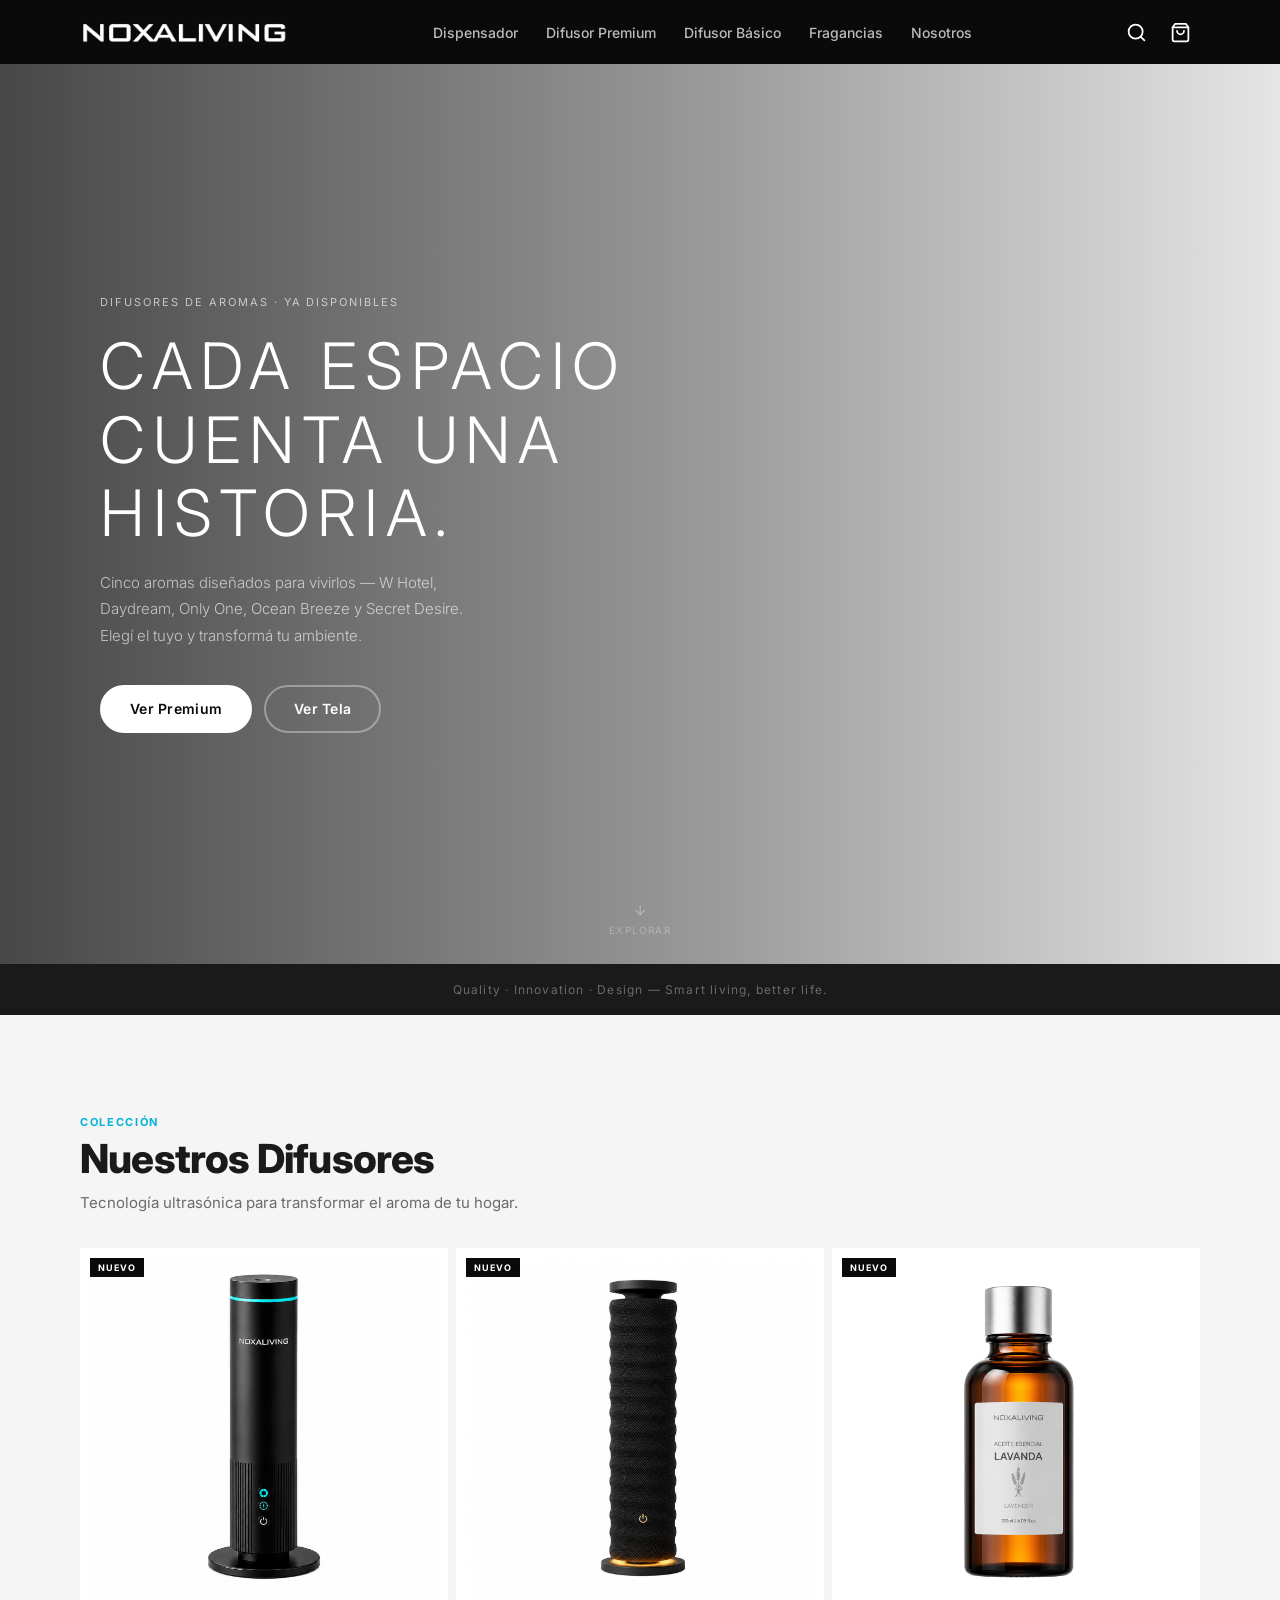
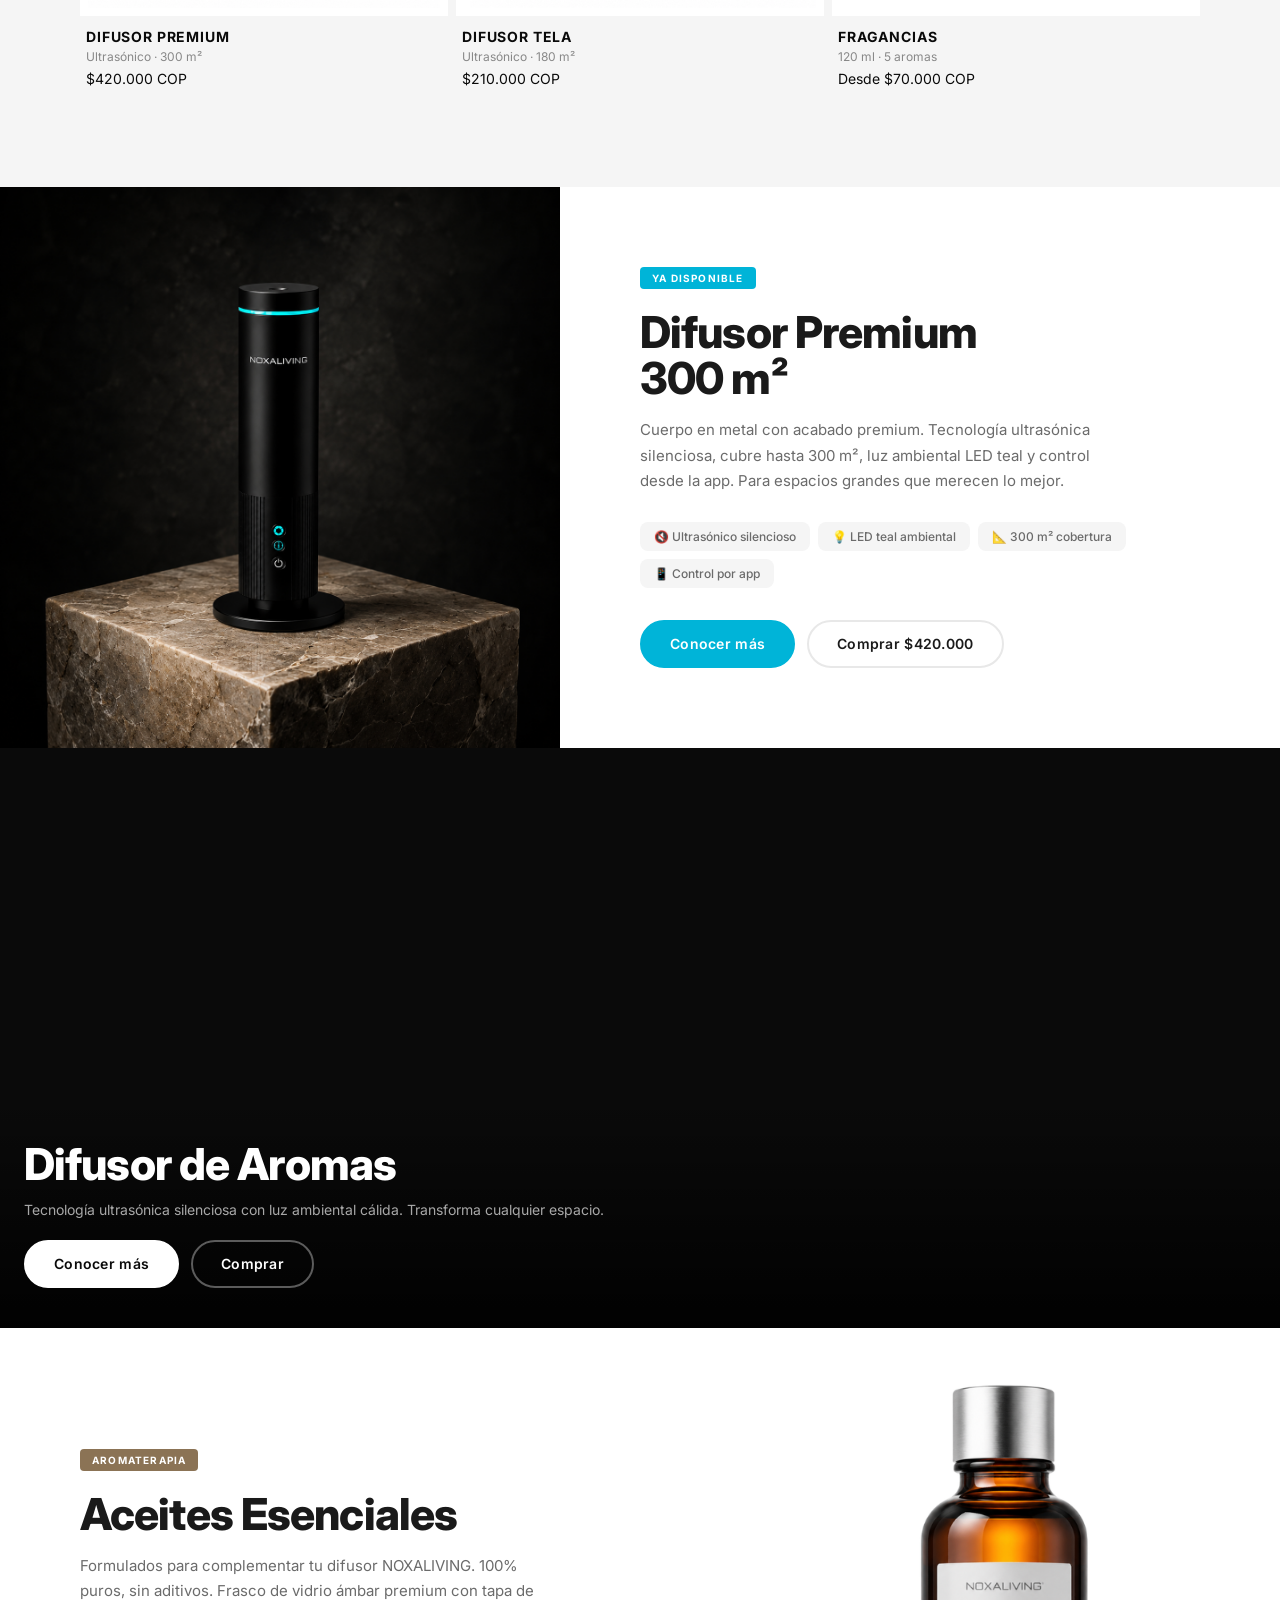
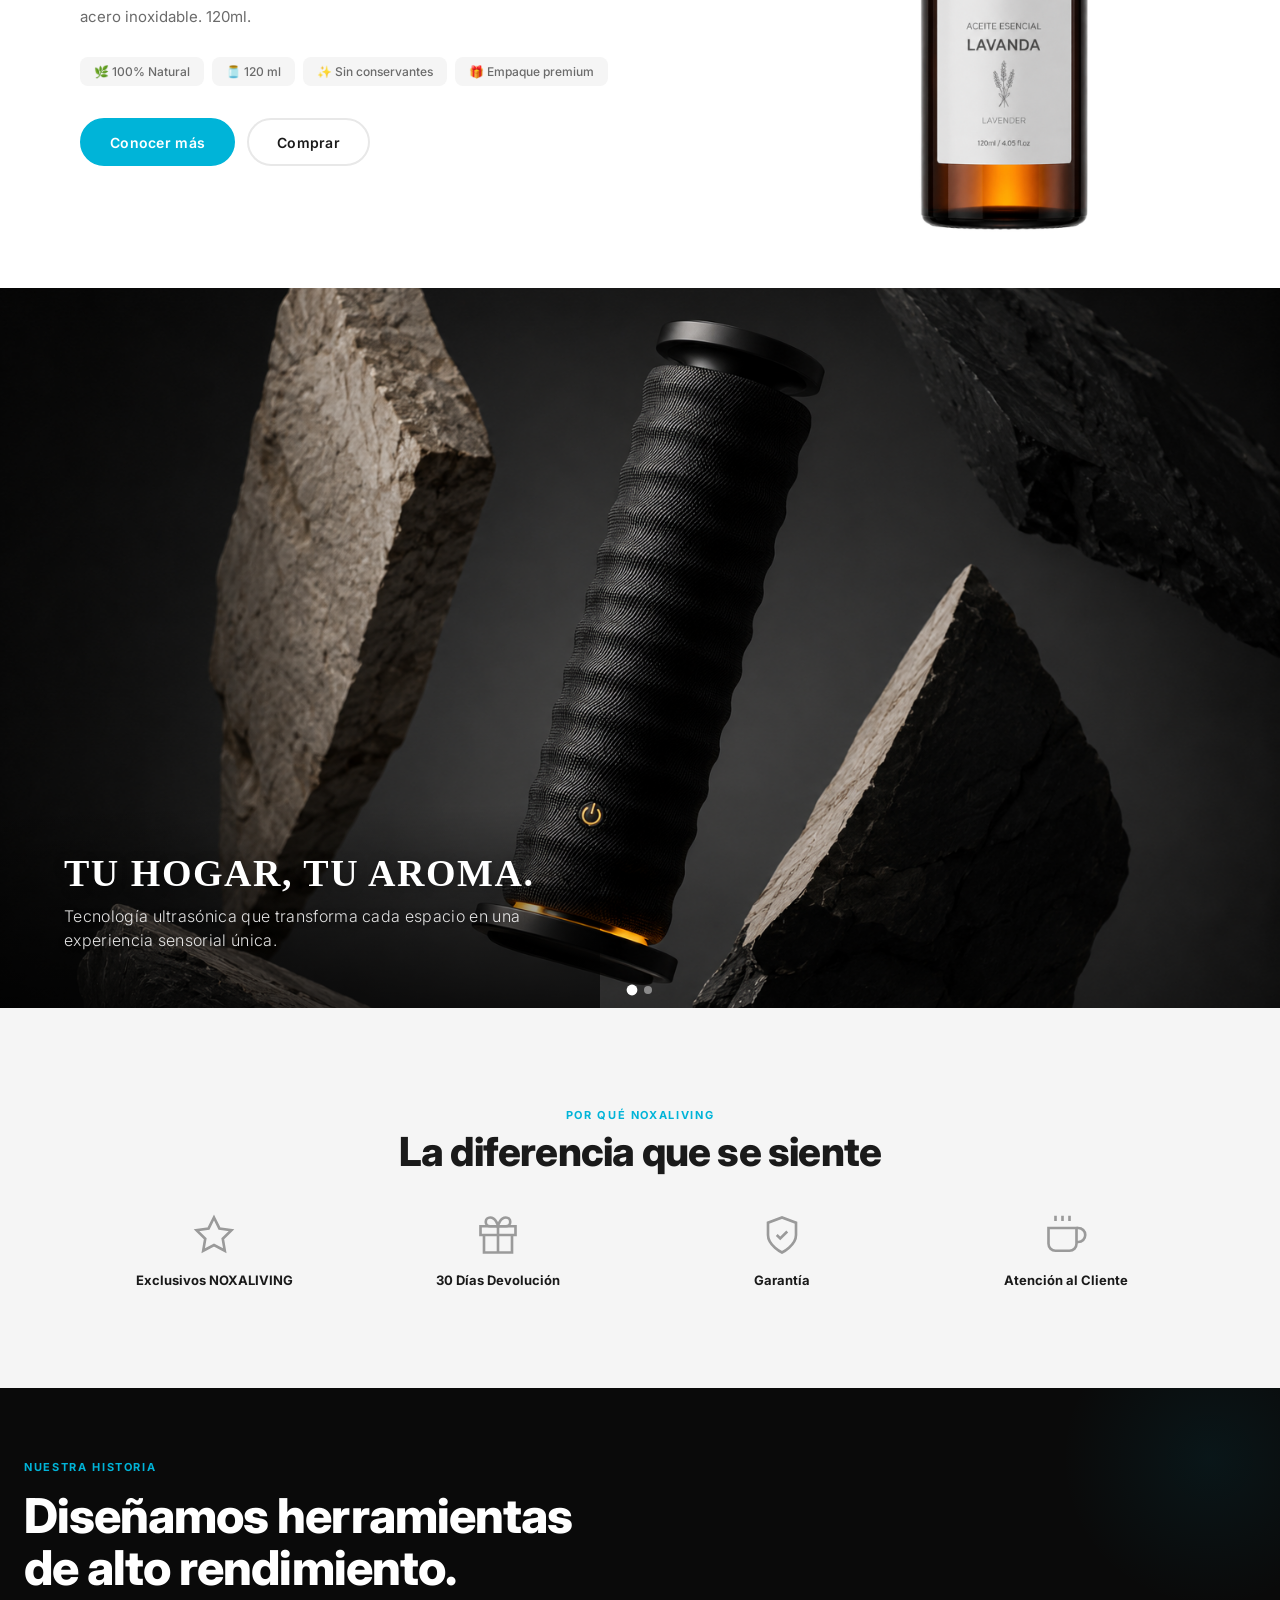
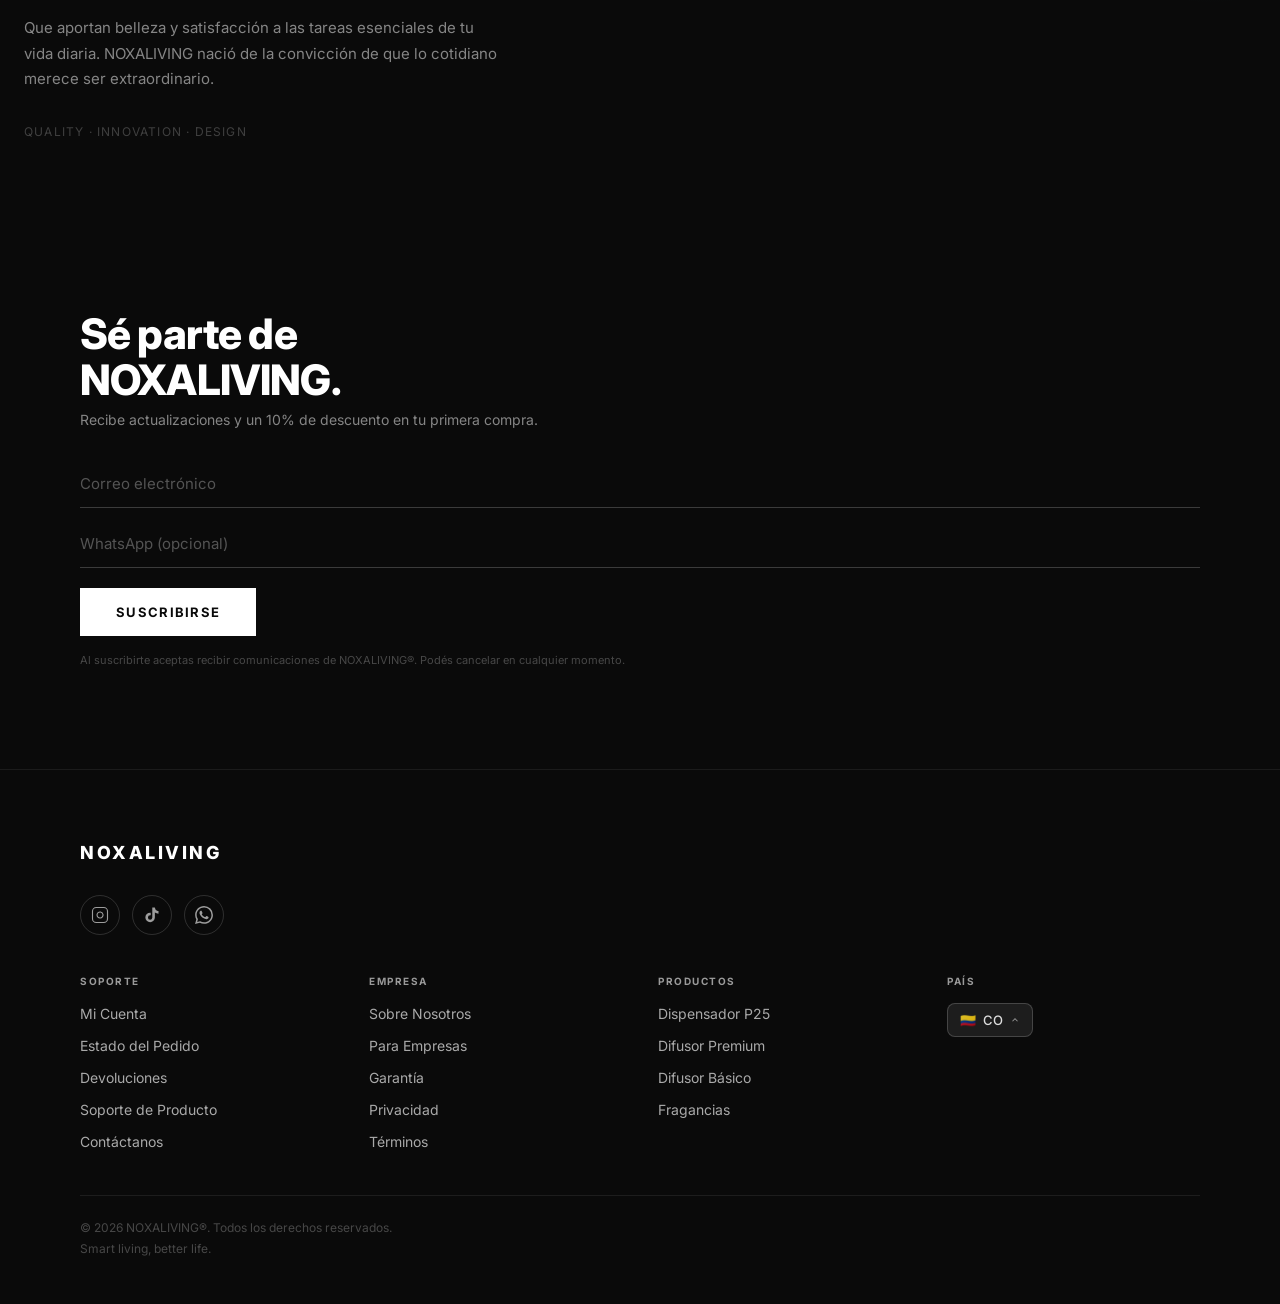
<file: index.html>
﻿<!DOCTYPE html>
<html lang="es">
<head>
  <meta charset="UTF-8">
  <meta name="viewport" content="width=device-width, initial-scale=1.0">
  <title>NOXALIVING — Smart living, better life.</title>
  <meta name="description" content="Productos inteligentes para el hogar que combinan tecnología de alto rendimiento con diseño premium. Dispensador automático, difusor de aromas y aceites esenciales.">
  <meta property="og:title" content="NOXALIVING — Smart living, better life.">
  <meta property="og:description" content="Diseñamos herramientas de alto rendimiento que aportan belleza y satisfacción a tu vida diaria.">
  <meta property="og:image" content="Ogimage.png">
  <link rel="preconnect" href="https://fonts.googleapis.com">
  <link rel="preconnect" href="https://fonts.gstatic.com" crossorigin>
  <link href="https://fonts.googleapis.com/css2?family=Inter:wght@300;400;500;600;700;800;900&display=swap" rel="stylesheet">
  <link rel="stylesheet" href="styles.css">
  <style>
    /* ── HOME ONLY ── */

    /* BANNER DESLIZANTE */
    .banner-slider {
      position: relative; overflow: hidden; width: 100%;
    }
    .banner-slider__track {
      display: flex;
      transition: transform 0.75s cubic-bezier(0.4,0,0.2,1);
    }
    .banner-slider__slide {
      width: 100vw; flex-shrink: 0;
      aspect-ratio: 5/8;
    }
    .banner-slider__track {
      will-change: transform;
    }
    .banner-slider__slide picture {
      display: block; width: 100%; height: 100%;
    }
    .banner-slider__slide img {
      width: 100%; height: 100%;
      object-fit: cover; object-position: center center;
      display: block;
    }
    @media (min-width: 768px) {
      .banner-slider__slide { aspect-ratio: 16/9; }
    }
    .banner-slider__dots {
      position: absolute; bottom: 14px; left: 50%;
      transform: translateX(-50%); display: flex; gap: 8px; z-index: 2;
    }
    .banner-slider__dot {
      width: 8px; height: 8px; border-radius: 50%;
      background: rgba(255,255,255,0.45); border: none; cursor: pointer;
      transition: background 0.3s, transform 0.3s;
    }
    .banner-slider__dot.active { background: #fff; transform: scale(1.35); }

    /* BANNER SLIDE TEXT OVERLAY */
    .banner-slider__slide {
      position: relative;
    }
    .banner-slider__text-overlay {
      position: absolute;
      bottom: 0; left: 0; right: 0;
      padding: 32px 28px 48px;
      background: linear-gradient(to top, rgba(0,0,0,0.68) 0%, rgba(0,0,0,0.28) 60%, transparent 100%);
      z-index: 2;
    }
    .banner-slider__slide-title {
      font-family: 'Playfair Display', Georgia, serif;
      font-size: clamp(18px, 5vw, 38px);
      font-weight: 700;
      color: #fff;
      letter-spacing: 0.04em;
      text-transform: uppercase;
      line-height: 1.15;
      margin-bottom: 8px;
      text-shadow: 0 2px 12px rgba(0,0,0,0.35);
    }
    .banner-slider__slide-body {
      font-size: clamp(12px, 2.2vw, 16px);
      color: rgba(255,255,255,0.88);
      font-weight: 300;
      letter-spacing: 0.02em;
      max-width: 520px;
      line-height: 1.5;
      text-shadow: 0 1px 6px rgba(0,0,0,0.4);
    }
    @media (min-width: 768px) {
      .banner-slider__text-overlay {
        padding: 48px 64px 56px;
        max-width: 600px;
      }
    }

    /* HERO */
    .hero {
      min-height: 100svh;
      position: relative; overflow: hidden;
      display: flex; align-items: center;
      padding: 0 6vw;
    }
    .hero__bg {
      position: absolute; inset: 0;
      width: 100%; height: 100%;
      object-fit: cover; object-position: center;
    }
    .hero__overlay {
      position: absolute; inset: 0;
      background: linear-gradient(
        to right,
        rgba(0,0,0,0.72) 0%,
        rgba(0,0,0,0.40) 55%,
        rgba(0,0,0,0.10) 100%
      );
    }
    .hero__content {
      position: relative; z-index: 1;
      max-width: 540px;
    }
    .hero__tag {
      font-size: 11px; font-weight: 400; letter-spacing: 0.18em;
      text-transform: uppercase; color: rgba(255,255,255,0.65);
      margin-bottom: 20px; display: block;
    }
    .hero__title {
      font-size: clamp(28px,5.5vw,64px); font-weight: 300; color: var(--white);
      line-height: 1.15; margin-bottom: 20px; letter-spacing: 0.12em;
      text-transform: uppercase;
    }
    .hero__subtitle {
      font-size: 15px; font-weight: 300; color: rgba(255,255,255,0.65);
      margin-bottom: 36px; max-width: 380px; line-height: 1.75;
    }
    .hero__actions {
      display: flex; gap: 12px; flex-wrap: wrap;
    }
    .hero__scroll {
      position: absolute; bottom: 28px; left: 50%;
      transform: translateX(-50%);
      display: flex; flex-direction: column; align-items: center; gap: 6px;
      color: rgba(255,255,255,0.30); font-size: 10px;
      letter-spacing: 0.12em; text-transform: uppercase;
      animation: breathe 2.8s ease-in-out infinite;
    }
    @keyframes breathe {
      0%,100% { opacity: 0.30; transform: translateX(-50%) translateY(0); }
      50%      { opacity: 0.70; transform: translateX(-50%) translateY(5px); }
    }
    @media (min-width: 768px) {
      .hero { padding: 0 8vw; }
    }
    @media (min-width: 1100px) {
      .hero { padding: 0 100px; }
    }

    /* TAGLINE STRIP */
    .tagline {
      background: var(--dark); padding: 18px 24px; text-align: center;
    }
    .tagline__text {
      font-size: 12px; color: rgba(255,255,255,0.35); letter-spacing: 0.1em;
    }

    /* FULL-WIDTH VIDEO BANNER */
    .banner { position: relative; overflow: hidden; background: var(--black); }
    .banner video, .banner img {
      width: 100%; max-height: 580px; object-fit: cover; opacity: 0.78; display: block;
    }
    .banner__overlay {
      position: absolute; bottom: 0; left: 0; right: 0; padding: 40px 24px;
      background: linear-gradient(to top, rgba(0,0,0,0.88) 0%, transparent 100%);
      color: var(--white);
    }
    .banner__title {
      font-size: clamp(24px,6vw,44px); font-weight: 800;
      letter-spacing: -0.02em; margin-bottom: 8px;
    }
    .banner__desc { font-size: 14px; color: rgba(255,255,255,0.65); line-height: 1.5; margin-bottom: 20px; }
    .banner__actions { display: flex; gap: 12px; flex-wrap: wrap; }

    /* NOSOTROS DARK */
    .nosotros {
      background: var(--black); color: var(--white);
      padding: 72px 24px; position: relative; overflow: hidden;
    }
    .nosotros::before {
      content: ''; position: absolute; top: -80px; right: -80px;
      width: 300px; height: 300px;
      background: radial-gradient(circle, rgba(0,180,216,0.07) 0%, transparent 70%);
    }
    .nosotros__tag    { color: var(--teal); font-size: 11px; font-weight: 700; letter-spacing: 0.15em; text-transform: uppercase; margin-bottom: 16px; }
    .nosotros__title  { font-size: clamp(28px,7vw,48px); font-weight: 800; line-height: 1.1; letter-spacing: -0.02em; margin-bottom: 20px; }
    .nosotros__body   { font-size: 15px; color: rgba(255,255,255,0.5); line-height: 1.7; max-width: 480px; margin-bottom: 32px; }
    .nosotros__footer { font-size: 12px; color: rgba(255,255,255,0.22); letter-spacing: 0.1em; }
  </style>
</head>
<body>

<!-- ══ HEADER ══ -->
<header class="header" id="header">
  <a href="index.html" class="header__logo"><img src="logo.png" alt="NOXALIVING" class="header__logo-img"></a>
  <nav class="header__nav">
    <a href="dispensador.html"    class="header__nav-link">Dispensador</a>
    <a href="difusor.html"        class="header__nav-link">Difusor Premium</a>
    <a href="difusor-basico.html" class="header__nav-link">Difusor Básico</a>
    <a href="aceites.html"        class="header__nav-link">Fragancias</a>
    <a href="#nosotros"           class="header__nav-link">Nosotros</a>
  </nav>
  <div class="header__actions">
    <button class="header__btn" aria-label="Buscar">
      <svg viewBox="0 0 24 24" fill="none" stroke="currentColor" stroke-width="2" stroke-linecap="round" stroke-linejoin="round"><circle cx="11" cy="11" r="8"/><line x1="21" y1="21" x2="16.65" y2="16.65"/></svg>
    </button>
    <button class="header__btn" aria-label="Carrito">
      <svg viewBox="0 0 24 24" fill="none" stroke="currentColor" stroke-width="2" stroke-linecap="round" stroke-linejoin="round"><path d="M6 2L3 6v14a2 2 0 002 2h14a2 2 0 002-2V6l-3-4z"/><line x1="3" y1="6" x2="21" y2="6"/><path d="M16 10a4 4 0 01-8 0"/></svg>
    </button>
    <button class="header__btn header__menu-btn" id="menuBtn" aria-label="Menú">
      <svg viewBox="0 0 24 24" fill="none" stroke="currentColor" stroke-width="2" stroke-linecap="round"><line x1="3" y1="6" x2="21" y2="6"/><line x1="3" y1="12" x2="21" y2="12"/><line x1="3" y1="18" x2="21" y2="18"/></svg>
    </button>
  </div>
</header>

<!-- ══ MOBILE DRAWER ══ -->
<div class="menu-overlay" id="menuOverlay"></div>
<aside class="menu-drawer" id="menuDrawer">
  <div class="menu-drawer__header">
    <span class="menu-drawer__brand"><img src="logo.png" alt="NOXALIVING" class="header__logo-img" style="height:24px;"></span>
    <button class="menu-drawer__close" id="menuClose" aria-label="Cerrar">
      <svg viewBox="0 0 24 24" fill="none" stroke="currentColor" stroke-width="2" stroke-linecap="round"><line x1="18" y1="6" x2="6" y2="18"/><line x1="6" y1="6" x2="18" y2="18"/></svg>
    </button>
  </div>
  <nav class="menu-drawer__nav">
    <a href="dispensador.html"    class="menu-drawer__link">Dispensador</a>
    <a href="difusor.html"        class="menu-drawer__link">Difusor Premium</a>
    <a href="difusor-basico.html" class="menu-drawer__link">Difusor Básico</a>
    <a href="aceites.html"        class="menu-drawer__link">Fragancias</a>
    <a href="#nosotros"           class="menu-drawer__link" id="drawerNosotros">Nosotros</a>
  </nav>
  <div class="menu-drawer__footer">
    <a href="#" class="menu-drawer__footer-link">Mi Cuenta</a>
    <a href="#" class="menu-drawer__footer-link">Para Empresas</a>
    <a href="#" class="menu-drawer__footer-link">Soporte</a>
  </div>
</aside>

<!-- ══ PAGE ══ -->
<div class="page">

  <!-- HERO -->
  <section class="hero">
    <!-- Video de fondo -->
    <video class="hero__bg" id="heroBg" autoplay muted loop playsinline webkit-playsinline x5-playsinline preload="auto">
      <source src="VIDEO%20NOXA%20HD.mp4" type="video/mp4">
    </video>
    <!-- Overlay degradado -->
    <div class="hero__overlay"></div>
    <!-- Contenido -->
    <div class="hero__content">
      <span class="hero__tag">Difusores de Aromas · Ya Disponibles</span>
      <h1 class="hero__title">Cada espacio<br>cuenta una<br>historia.</h1>
      <p class="hero__subtitle">Cinco aromas diseñados para vivirlos — W Hotel, Daydream, Only One, Ocean Breeze y Secret Desire. Elegí el tuyo y transformá tu ambiente.</p>
      <div class="hero__actions">
        <a href="difusor.html" class="btn btn--white">Ver Premium</a>
        <a href="difusor-basico.html" class="btn btn--outline-white">Ver Tela</a>
      </div>
    </div>
    <div class="hero__scroll" aria-hidden="true">
      <svg width="16" height="16" viewBox="0 0 24 24" fill="none" stroke="currentColor" stroke-width="2"><line x1="12" y1="5" x2="12" y2="19"/><polyline points="19 12 12 19 5 12"/></svg>
      Explorar
    </div>
  </section>

  <!-- TAGLINE -->
  <div class="tagline">
    <p class="tagline__text">Quality &middot; Innovation &middot; Design &mdash; Smart living, better life.</p>
  </div>

  <!-- PRODUCTOS -->
  <section class="section section--gray" id="productos">
    <div class="section__header">
      <span class="section__tag">Colección</span>
      <h2 class="section__title">Nuestros Difusores</h2>
      <p class="section__subtitle">Tecnología ultrasónica para transformar el aroma de tu hogar.</p>
    </div>
    <div class="products-grid">

      <!-- Tarjeta 1: Difusor Premium -->
      <a href="difusor.html" class="product-card">
        <div class="product-card__media">
          <span class="product-card__badge">Nuevo</span>
          <img class="product-card__img" src="prod-difusor-premium.png" alt="Difusor Premium NOXALIVING" loading="lazy">
        </div>
        <div class="product-card__info">
          <p class="product-card__name">Difusor Premium</p>
          <p class="product-card__sub">Ultrasónico · 300 m²</p>
          <p class="product-card__price">$420.000 COP</p>
        </div>
      </a>

      <!-- Tarjeta 2: Difusor Tela -->
      <a href="difusor-basico.html" class="product-card">
        <div class="product-card__media">
          <span class="product-card__badge">Nuevo</span>
          <img class="product-card__img" src="prod-difusor-basico.png" alt="Difusor Tela NOXALIVING" loading="lazy">
        </div>
        <div class="product-card__info">
          <p class="product-card__name">Difusor Tela</p>
          <p class="product-card__sub">Ultrasónico · 180 m²</p>
          <p class="product-card__price">$210.000 COP</p>
        </div>
      </a>

      <!-- Tarjeta 3: Fragancias -->
      <a href="aceites.html" class="product-card">
        <div class="product-card__media">
          <span class="product-card__badge">Nuevo</span>
          <img class="product-card__img" src="prod-fragancia.png" alt="Fragancias NOXALIVING" loading="lazy">
        </div>
        <div class="product-card__info">
          <p class="product-card__name">Fragancias</p>
          <p class="product-card__sub">120 ml · 5 aromas</p>
          <p class="product-card__price">Desde $70.000 COP</p>
        </div>
      </a>

    </div>
  </section>

  <!-- SPLIT: DIFUSOR PREMIUM -->
  <section class="split">
    <div class="split__media" style="background:#e8e2db;">
      <img src="PIEDRA.png" alt="Difusor Premium NOXALIVING" loading="lazy" style="width:100%;height:100%;object-fit:cover;">
    </div>
    <div class="split__content">
      <span class="split__badge">Ya disponible</span>
      <h2 class="split__title">Difusor Premium<br>300 m²</h2>
      <p class="split__desc">Cuerpo en metal con acabado premium. Tecnología ultrasónica silenciosa, cubre hasta 300 m², luz ambiental LED teal y control desde la app. Para espacios grandes que merecen lo mejor.</p>
      <div class="split__specs">
        <span class="split__spec">🔇 Ultrasónico silencioso</span>
        <span class="split__spec">💡 LED teal ambiental</span>
        <span class="split__spec">📐 300 m² cobertura</span>
        <span class="split__spec">📱 Control por app</span>
      </div>
      <div class="split__actions">
        <a href="difusor.html" class="btn btn--teal">Conocer más</a>
        <a href="difusor.html#comprar" class="btn btn--outline-dark">Comprar $420.000</a>
      </div>
    </div>
  </section>

  <!-- VIDEO BANNER: DIFUSOR -->
  <section class="banner">
    <video src="difusor%209.16.mp4" autoplay muted loop playsinline></video>
    <div class="banner__overlay">
      <h2 class="banner__title">Difusor de Aromas</h2>
      <p class="banner__desc">Tecnología ultrasónica silenciosa con luz ambiental cálida. Transforma cualquier espacio.</p>
      <div class="banner__actions">
        <a href="difusor.html" class="btn btn--white">Conocer más</a>
        <a href="difusor.html#comprar" class="btn btn--outline-white">Comprar</a>
      </div>
    </div>
  </section>

  <!-- SPLIT: ACEITES (invertido) -->
  <section class="split split--reverse">
    <div class="split__media" style="background:#fff;">
      <img src="prod-fragancia.png" alt="Aceites Esenciales NOXALIVING" loading="lazy">
    </div>
    <div class="split__content">
      <span class="split__badge" style="background:var(--warm);">Aromaterapia</span>
      <h2 class="split__title">Aceites Esenciales</h2>
      <p class="split__desc">Formulados para complementar tu difusor NOXALIVING. 100% puros, sin aditivos. Frasco de vidrio ámbar premium con tapa de acero inoxidable. 120ml.</p>
      <div class="split__specs">
        <span class="split__spec">🌿 100% Natural</span>
        <span class="split__spec">🫙 120 ml</span>
        <span class="split__spec">✨ Sin conservantes</span>
        <span class="split__spec">🎁 Empaque premium</span>
      </div>
      <div class="split__actions">
        <a href="aceites.html" class="btn btn--teal">Conocer más</a>
        <a href="aceites.html#comprar" class="btn btn--outline-dark">Comprar</a>
      </div>
    </div>
  </section>

  <!-- BANNER DESLIZANTE -->
  <section class="banner-slider" aria-label="Galería NOXALIVING">
    <div class="banner-slider__track" id="sliderTrack">
      <div class="banner-slider__slide">
        <picture>
          <source media="(max-width: 767px)" srcset="DESLIZANTES%20VERSION%20MOVIL.png">
          <img src="DESLIZANTES%201.png" alt="NOXALIVING — Difusores de Aromas" loading="lazy">
        </picture>
        <div class="banner-slider__text-overlay">
          <p class="banner-slider__slide-title">TU HOGAR, TU AROMA.</p>
          <p class="banner-slider__slide-body">Tecnología ultrasónica que transforma cada espacio en una experiencia sensorial única.</p>
        </div>
      </div>
      <div class="banner-slider__slide">
        <picture>
          <source media="(max-width: 767px)" srcset="DESLIZANTE%20VERSION%20MOVIL%202.png">
          <img src="DESLIZANTES%202.png" alt="NOXALIVING — Fragancias" loading="lazy">
        </picture>
        <div class="banner-slider__text-overlay">
          <p class="banner-slider__slide-title">EL AMBIENTE LO CAMBIA TODO.</p>
          <p class="banner-slider__slide-body">Aromas exclusivos diseñados para elevar tu bienestar día a día.</p>
        </div>
      </div>
    </div>
    <div class="banner-slider__dots" id="sliderDots">
      <button class="banner-slider__dot active" data-idx="0" aria-label="Imagen 1"></button>
      <button class="banner-slider__dot"        data-idx="1" aria-label="Imagen 2"></button>
    </div>
  </section>

  <!-- TRUST STRIP -->
  <section class="section section--gray">
    <div class="section__header section__header--center">
      <span class="section__tag" style="text-align:center">Por qué NOXALIVING</span>
      <h2 class="section__title">La diferencia que se siente</h2>
    </div>
    <div class="trust-grid">
      <div class="trust-item">
        <div class="trust-item__icon">
          <svg viewBox="0 0 24 24" fill="none" stroke="currentColor" stroke-width="1.5"><path d="M12 2l3.09 6.26L22 9.27l-5 4.87 1.18 6.88L12 17.77l-6.18 3.25L7 14.14 2 9.27l6.91-1.01L12 2z"/></svg>
        </div>
        <div class="trust-item__name">Exclusivos NOXALIVING</div>
      </div>
      <div class="trust-item">
        <div class="trust-item__icon">
          <svg viewBox="0 0 24 24" fill="none" stroke="currentColor" stroke-width="1.5"><path d="M20 12V22H4V12"/><path d="M22 7H2v5h20V7z"/><path d="M12 22V7"/><path d="M12 7H7.5a2.5 2.5 0 010-5C11 2 12 7 12 7z"/><path d="M12 7h4.5a2.5 2.5 0 000-5C13 2 12 7 12 7z"/></svg>
        </div>
        <div class="trust-item__name">30 Días Devolución</div>
      </div>
      <div class="trust-item">
        <div class="trust-item__icon">
          <svg viewBox="0 0 24 24" fill="none" stroke="currentColor" stroke-width="1.5"><path d="M12 22s8-4 8-10V5l-8-3-8 3v7c0 6 8 10 8 10z"/><polyline points="9 12 11 14 15 10"/></svg>
        </div>
        <div class="trust-item__name">Garantía</div>
      </div>
      <div class="trust-item">
        <div class="trust-item__icon">
          <svg viewBox="0 0 24 24" fill="none" stroke="currentColor" stroke-width="1.5"><path d="M18 8h1a4 4 0 010 8h-1"/><path d="M2 8h16v9a4 4 0 01-4 4H6a4 4 0 01-4-4V8z"/><line x1="6" y1="1" x2="6" y2="4"/><line x1="10" y1="1" x2="10" y2="4"/><line x1="14" y1="1" x2="14" y2="4"/></svg>
        </div>
        <div class="trust-item__name">Atención al Cliente</div>
      </div>
    </div>
  </section>

  <!-- NOSOTROS -->
  <section class="nosotros" id="nosotros">
    <p class="nosotros__tag">Nuestra historia</p>
    <h2 class="nosotros__title">Diseñamos herramientas<br>de alto rendimiento.</h2>
    <p class="nosotros__body">Que aportan belleza y satisfacción a las tareas esenciales de tu vida diaria. NOXALIVING nació de la convicción de que lo cotidiano merece ser extraordinario.</p>
    <p class="nosotros__footer">QUALITY · INNOVATION · DESIGN</p>
  </section>

  <!-- NEWSLETTER -->
  <section class="newsletter" id="newsletter">
    <h2 class="newsletter__title">Sé parte de<br>NOXALIVING.</h2>
    <p class="newsletter__sub">Recibe actualizaciones y un 10% de descuento en tu primera compra.</p>
    <form class="newsletter__form" id="nlForm">
      <input class="newsletter__input" type="email" placeholder="Correo electrónico" required>
      <input class="newsletter__input" type="tel" placeholder="WhatsApp (opcional)">
      <button class="newsletter__submit" type="submit" id="nlBtn">Suscribirse</button>
    </form>
    <p class="newsletter__legal">Al suscribirte aceptas recibir comunicaciones de NOXALIVING®. Podés cancelar en cualquier momento.</p>
  </section>

  <!-- FOOTER -->
  <footer class="footer">
    <div class="footer__logo">NOXALIVING</div>
    <div class="footer__social">
      <a href="#" class="footer__social-link" aria-label="Instagram">
        <svg viewBox="0 0 24 24" fill="none" stroke="currentColor" stroke-width="1.5"><rect x="2" y="2" width="20" height="20" rx="5"/><path d="M16 11.37A4 4 0 1112.63 8 4 4 0 0116 11.37z"/><line x1="17.5" y1="6.5" x2="17.51" y2="6.5" stroke-width="2"/></svg>
      </a>
      <a href="#" class="footer__social-link" aria-label="TikTok">
        <svg viewBox="0 0 24 24" fill="currentColor"><path d="M19.59 6.69a4.83 4.83 0 01-3.77-4.25V2h-3.45v13.67a2.89 2.89 0 01-2.88 2.5 2.89 2.89 0 01-2.89-2.89 2.89 2.89 0 012.89-2.89c.28 0 .54.04.79.1V9.01a6.33 6.33 0 00-.79-.05 6.34 6.34 0 00-6.34 6.34 6.34 6.34 0 006.34 6.34 6.34 6.34 0 006.33-6.34V8.7a8.27 8.27 0 004.84 1.55V6.81a4.85 4.85 0 01-1.07-.12z"/></svg>
      </a>
      <a href="#" class="footer__social-link" aria-label="WhatsApp">
        <svg viewBox="0 0 24 24" fill="currentColor"><path d="M17.472 14.382c-.297-.149-1.758-.867-2.03-.967-.273-.099-.471-.148-.67.15-.197.297-.767.966-.94 1.164-.173.199-.347.223-.644.075-.297-.15-1.255-.463-2.39-1.475-.883-.788-1.48-1.761-1.653-2.059-.173-.297-.018-.458.13-.606.134-.133.298-.347.446-.52.149-.174.198-.298.298-.497.099-.198.05-.371-.025-.52-.075-.149-.669-1.612-.916-2.207-.242-.579-.487-.5-.669-.51-.173-.008-.371-.01-.57-.01-.198 0-.52.074-.792.372-.272.297-1.04 1.016-1.04 2.479 0 1.462 1.065 2.875 1.213 3.074.149.198 2.096 3.2 5.077 4.487.709.306 1.262.489 1.694.625.712.227 1.36.195 1.871.118.571-.085 1.758-.719 2.006-1.413.248-.694.248-1.289.173-1.413-.074-.124-.272-.198-.57-.347m-5.421 7.403h-.004a9.87 9.87 0 01-5.031-1.378l-.361-.214-3.741.982.998-3.648-.235-.374a9.86 9.86 0 01-1.51-5.26c.001-5.45 4.436-9.884 9.888-9.884 2.64 0 5.122 1.03 6.988 2.898a9.825 9.825 0 012.893 6.994c-.003 5.45-4.437 9.884-9.885 9.884m8.413-18.297A11.815 11.815 0 0012.05 0C5.495 0 .16 5.335.157 11.892c0 2.096.547 4.142 1.588 5.945L.057 24l6.305-1.654a11.882 11.882 0 005.683 1.448h.005c6.554 0 11.89-5.335 11.893-11.893a11.821 11.821 0 00-3.48-8.413z"/></svg>
      </a>
    </div>
    <div class="footer__cols">
      <div>
        <div class="footer__col-title">Soporte</div>
        <ul class="footer__links">
          <li><a href="#" class="footer__link">Mi Cuenta</a></li>
          <li><a href="#" class="footer__link">Estado del Pedido</a></li>
          <li><a href="#" class="footer__link">Devoluciones</a></li>
          <li><a href="#" class="footer__link">Soporte de Producto</a></li>
          <li><a href="#" class="footer__link">Contáctanos</a></li>
        </ul>
      </div>
      <div>
        <div class="footer__col-title">Empresa</div>
        <ul class="footer__links">
          <li><a href="#nosotros" class="footer__link">Sobre Nosotros</a></li>
          <li><a href="#" class="footer__link">Para Empresas</a></li>
          <li><a href="#" class="footer__link">Garantía</a></li>
          <li><a href="#" class="footer__link">Privacidad</a></li>
          <li><a href="#" class="footer__link">Términos</a></li>
        </ul>
      </div>
      <div>
        <div class="footer__col-title">Productos</div>
        <ul class="footer__links">
          <li><a href="dispensador.html"    class="footer__link">Dispensador P25</a></li>
          <li><a href="difusor.html"        class="footer__link">Difusor Premium</a></li>
          <li><a href="difusor-basico.html" class="footer__link">Difusor Básico</a></li>
          <li><a href="aceites.html"        class="footer__link">Fragancias</a></li>
        </ul>
      </div>
      <div>
        <div class="footer__col-title">País</div>
        <div class="country-wrap country-wrap--footer">
          <button class="country-btn--footer" id="countryBtn" aria-label="País">
            <span id="countryFlag">🌐</span>
            <span id="countryCode">--</span>
            <svg width="10" height="10" viewBox="0 0 24 24" fill="none" stroke="currentColor" stroke-width="2.5"><polyline points="18 15 12 9 6 15"/></svg>
          </button>
          <div class="country-drop country-drop--up" id="countryDrop">
            <div class="country-drop__head">Seleccioná tu país</div>
            <div class="country-drop__list" id="countryList"></div>
          </div>
        </div>
      </div>
    </div>
    <div class="footer__bottom">
      <p class="footer__copy">© 2026 NOXALIVING®. Todos los derechos reservados.</p>
      <p class="footer__copy">Smart living, better life.</p>
    </div>
  </footer>

</div>

<script>
  // ── MENU ──
  const $ = id => document.getElementById(id);
  const menuBtn = $('menuBtn'), menuClose = $('menuClose');
  const menuOverlay = $('menuOverlay'), menuDrawer = $('menuDrawer');
  const drawerNosotros = $('drawerNosotros');

  function openMenu()  { menuDrawer.classList.add('open'); menuOverlay.classList.add('open'); document.body.style.overflow = 'hidden'; }
  function closeMenu() { menuDrawer.classList.remove('open'); menuOverlay.classList.remove('open'); document.body.style.overflow = ''; }

  menuBtn.addEventListener('click', openMenu);
  menuClose.addEventListener('click', closeMenu);
  menuOverlay.addEventListener('click', closeMenu);
  drawerNosotros.addEventListener('click', closeMenu);

  // ── HEADER SCROLL ──
  const header = $('header');
  window.addEventListener('scroll', () => {
    header.classList.toggle('scrolled', window.scrollY > 8);
  }, { passive: true });

  // ── NEWSLETTER ──
  $('nlForm').addEventListener('submit', function(e) {
    e.preventDefault();
    const btn = $('nlBtn');
    btn.textContent = '¡Listo! ✓';
    btn.classList.add('done');
    setTimeout(() => { btn.textContent = 'Suscribirse'; btn.classList.remove('done'); this.reset(); }, 3500);
  });
</script>

<script src="country.js" defer></script>

<script>
  /* ── Banner deslizante ── */
  (function () {
    var track = document.getElementById('sliderTrack');
    var dots  = document.querySelectorAll('.banner-slider__dot');
    var current = 0;
    var total   = 2;

    function goTo(idx) {
      current = idx;
      track.style.transform = 'translateX(-' + (idx * 100) + 'vw)';
      dots.forEach(function (d, i) { d.classList.toggle('active', i === idx); });
    }

    dots.forEach(function (d) {
      d.addEventListener('click', function () { goTo(+d.dataset.idx); });
    });

    setInterval(function () { goTo((current + 1) % total); }, 4500);
  })();

  /* ── Forzar reproducción del video hero en móvil ── */
  (function () {
    var v = document.getElementById('heroBg');
    if (!v) return;

    function tryPlay() {
      var p = v.play();
      if (p !== undefined) {
        p.catch(function () {
          // Si falla (política del navegador), intentar al primer toque
          document.addEventListener('touchstart', function handler() {
            v.play();
            document.removeEventListener('touchstart', handler);
          });
        });
      }
    }

    if (document.readyState === 'complete' || document.readyState === 'interactive') {
      tryPlay();
    } else {
      document.addEventListener('DOMContentLoaded', tryPlay);
    }

    // iOS a veces necesita que el video esté visible antes de reproducir
    if ('IntersectionObserver' in window) {
      var io = new IntersectionObserver(function (entries) {
        if (entries[0].isIntersecting) { v.play(); }
      }, { threshold: 0.1 });
      io.observe(v);
    }
  })();
</script>
</body>
</html>
</file>
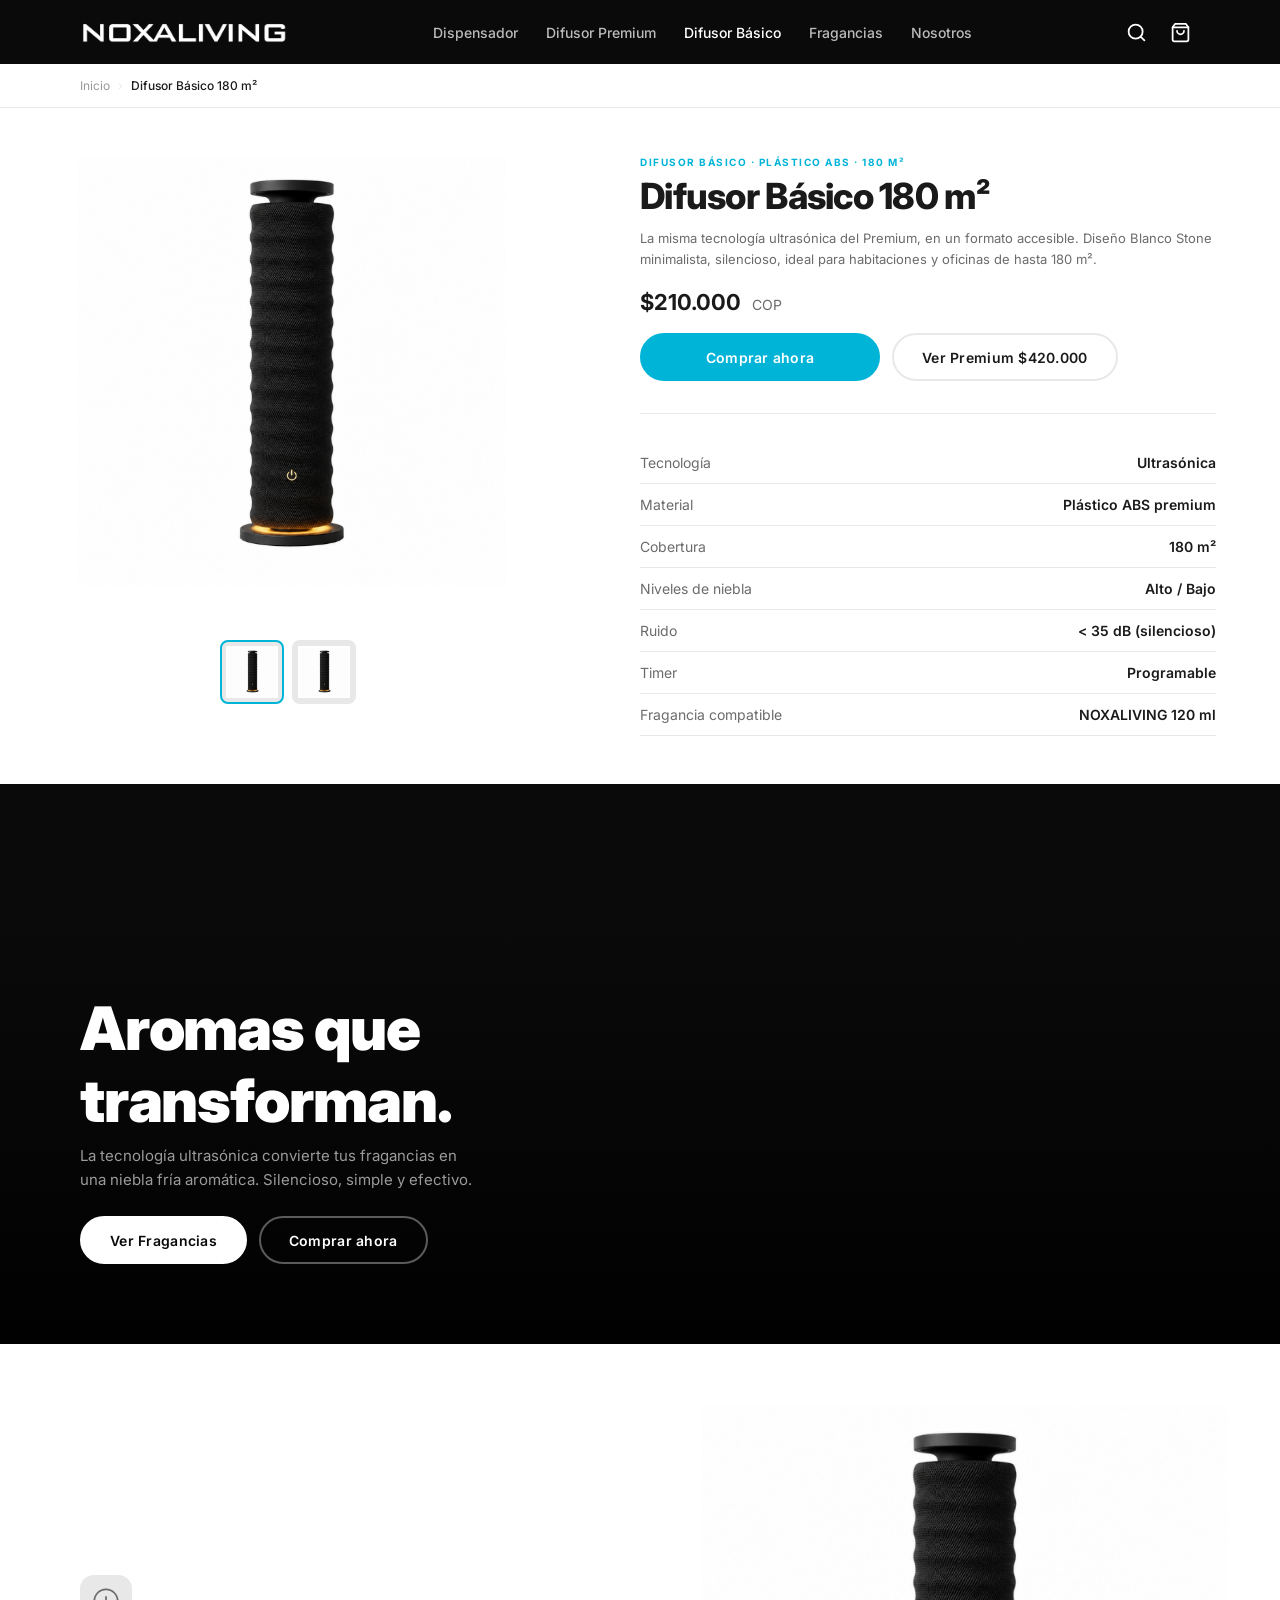
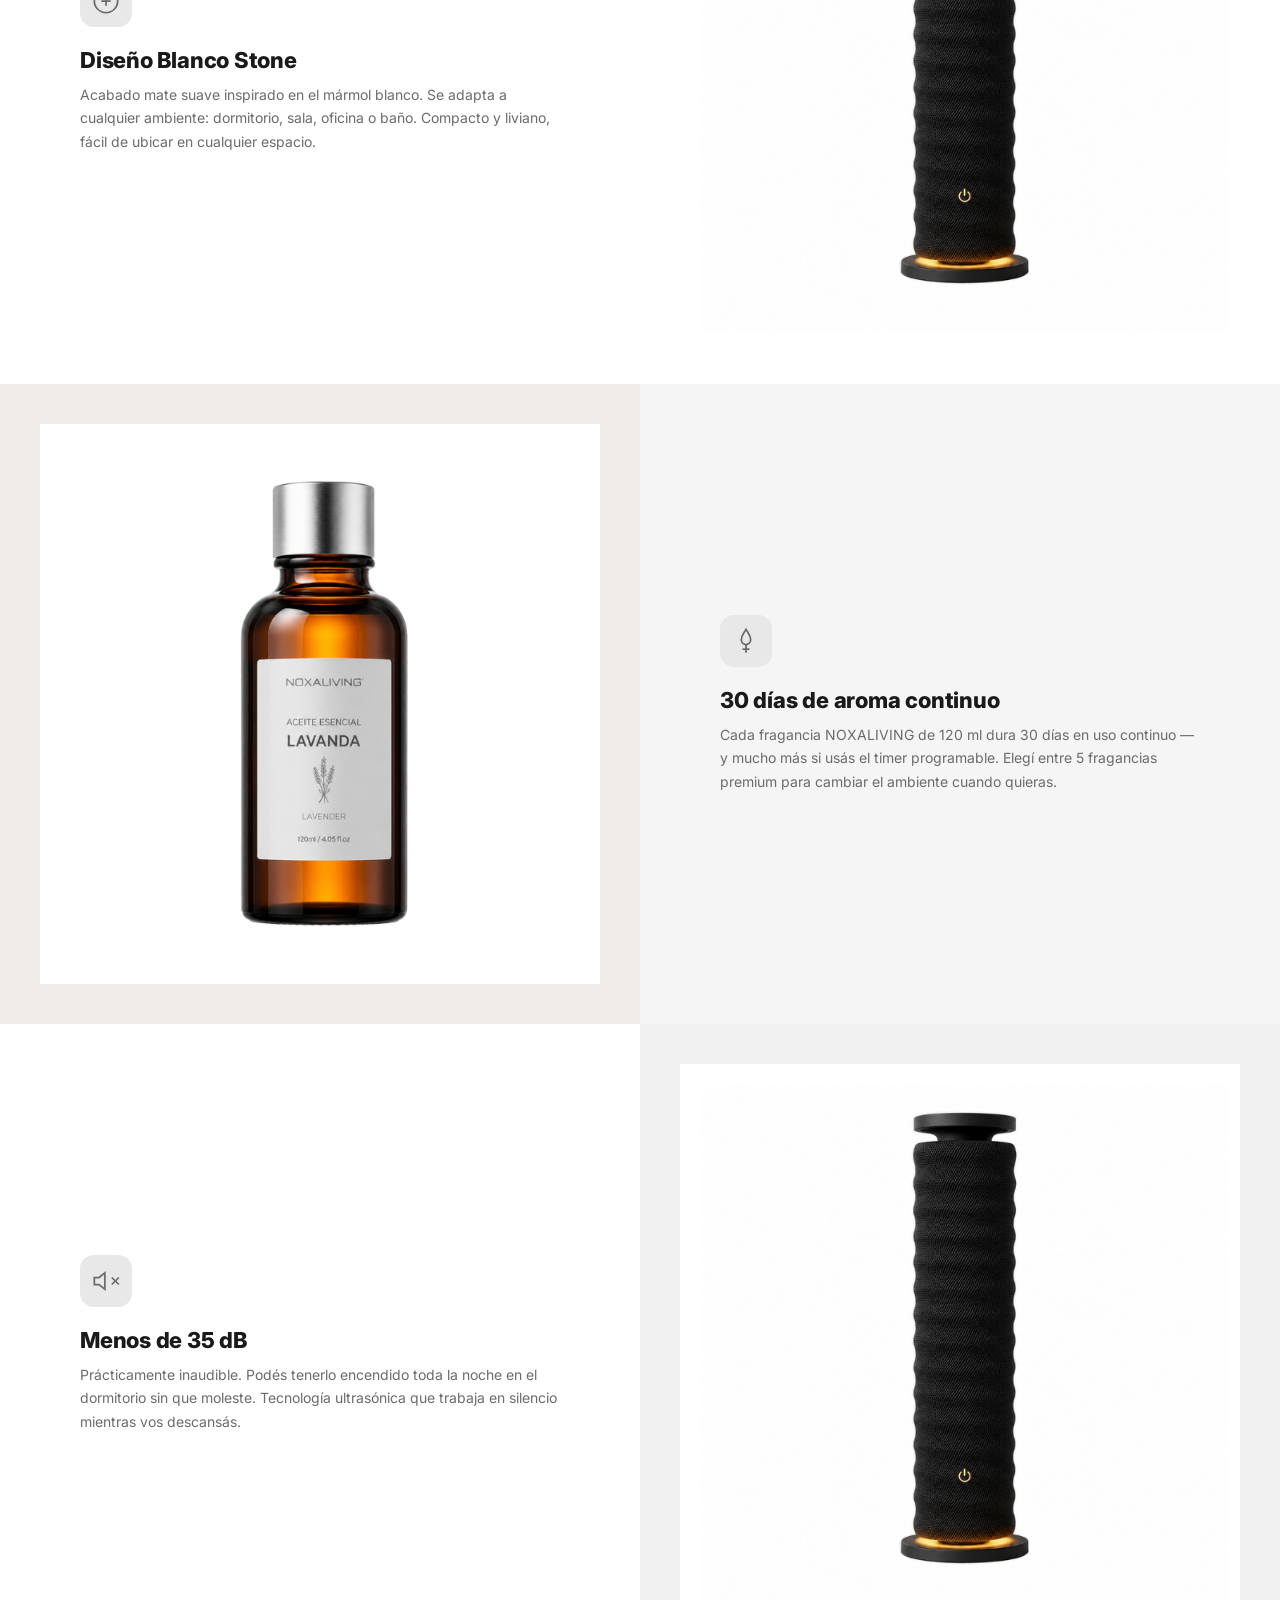
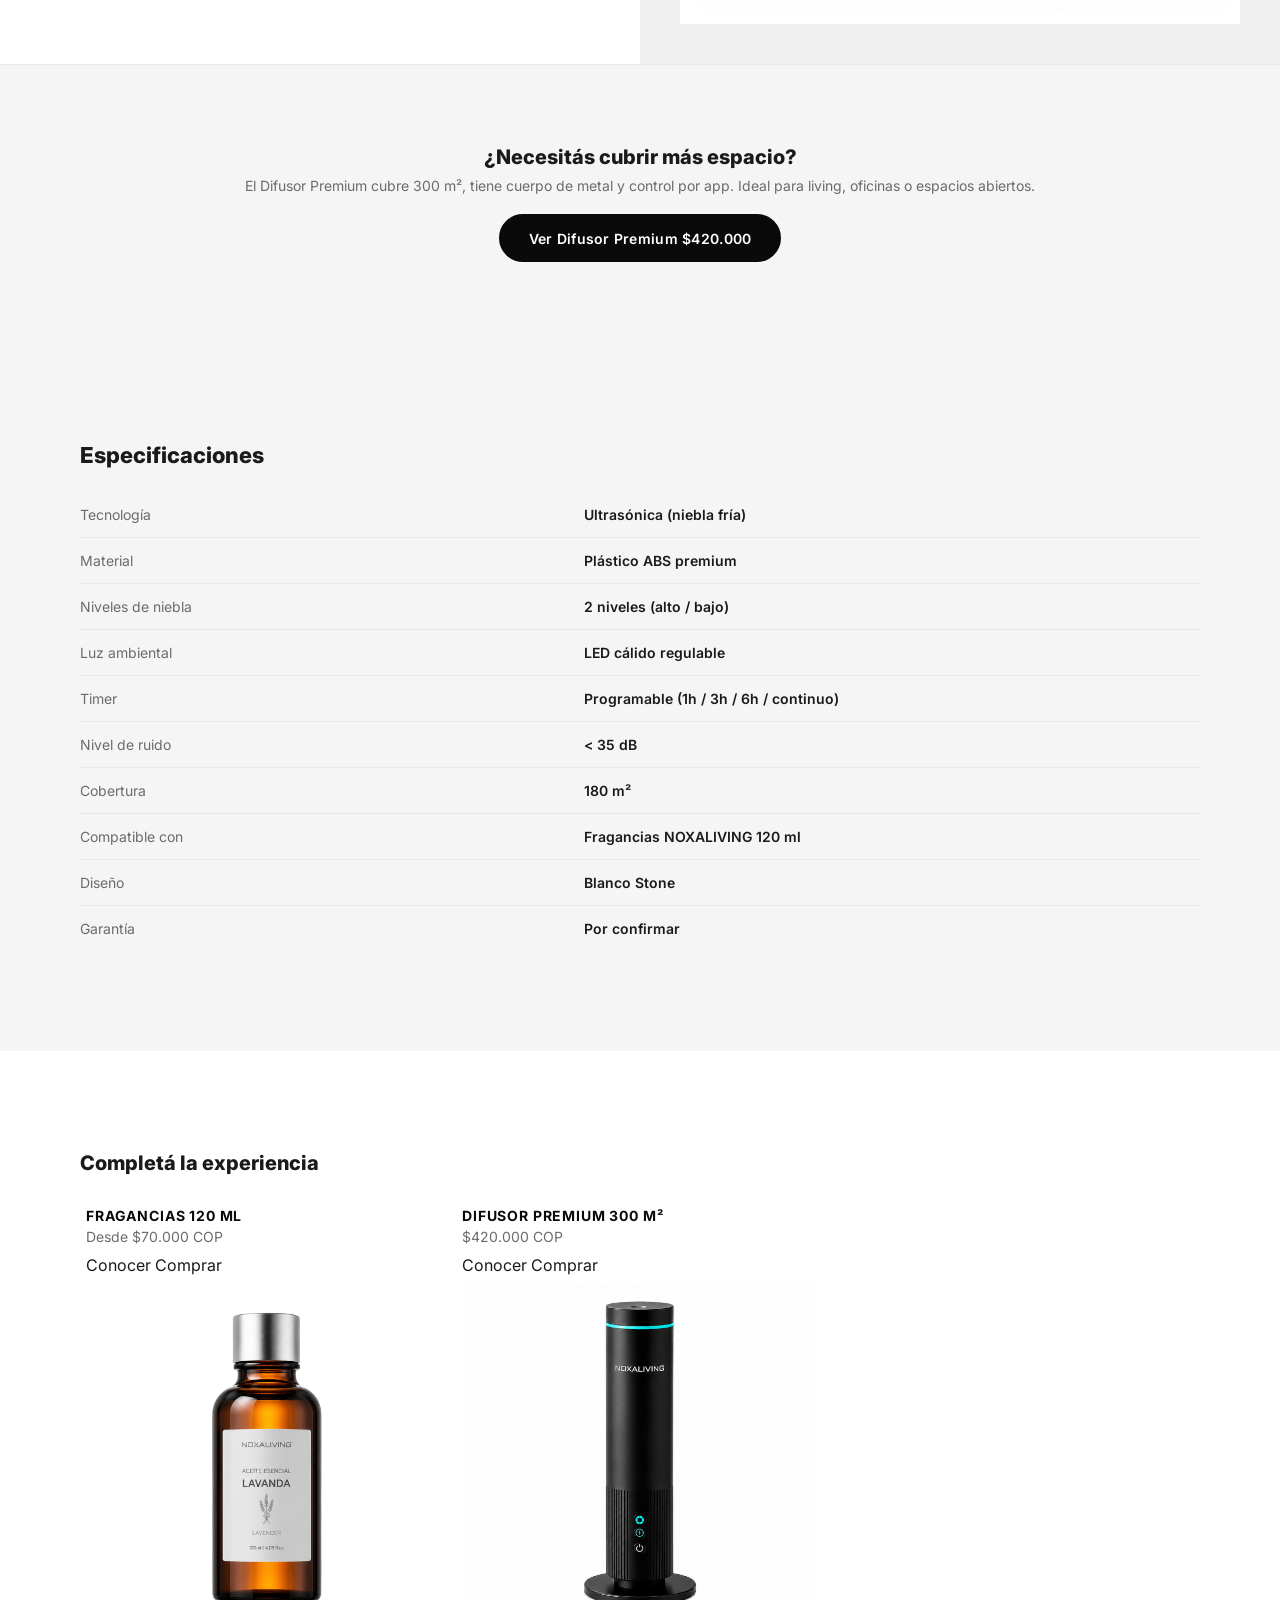
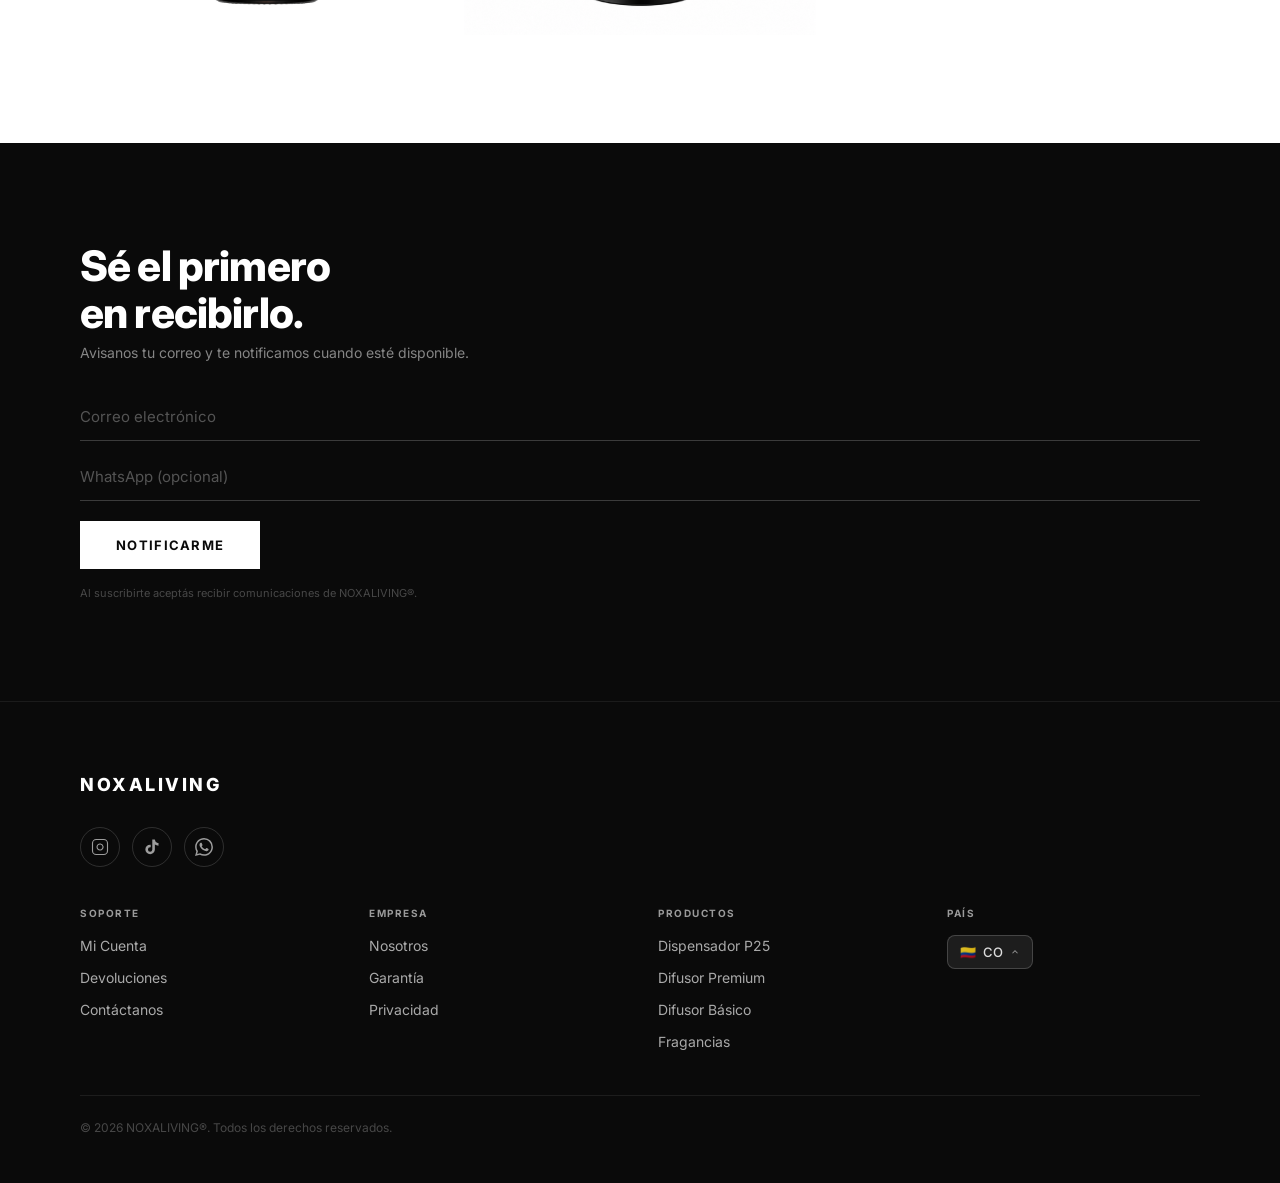
<file: difusor-basico.html>
﻿<!DOCTYPE html>
<html lang="es">
<head>
  <meta charset="UTF-8">
  <meta name="viewport" content="width=device-width, initial-scale=1.0">
  <title>Difusor Básico 180 m² — NOXALIVING</title>
  <meta name="description" content="Difusor de aromas ultrasónico básico. Cubre hasta 180 m², diseño Blanco Stone, silencioso. Compatible con fragancias NOXALIVING 120 ml.">
  <link rel="preconnect" href="https://fonts.googleapis.com">
  <link rel="preconnect" href="https://fonts.gstatic.com" crossorigin>
  <link href="https://fonts.googleapis.com/css2?family=Inter:wght@300;400;500;600;700;800;900&display=swap" rel="stylesheet">
  <link rel="stylesheet" href="styles.css">
  <style>
    /* ── DIFUSOR BÁSICO PAGE ── */
    .product-hero__gallery { background: #fff; }
    .product-hero__gallery img { padding: 32px 20px; }

    .thumb-row {
      display: flex; gap: 8px; padding: 12px 24px 0;
      overflow-x: auto; scrollbar-width: none;
    }
    .thumb-row::-webkit-scrollbar { display: none; }
    .thumb {
      width: 64px; height: 64px; border-radius: 8px; overflow: hidden;
      border: 2px solid transparent; cursor: pointer; flex-shrink: 0;
      background: var(--gray-200); transition: border-color var(--trans);
    }
    .thumb.active { border-color: var(--teal); }
    .thumb img { width: 100%; height: 100%; object-fit: contain; padding: 4px; }

    .hero-banner {
      background: var(--black); min-height: 420px;
      display: flex; align-items: flex-end;
      position: relative; overflow: hidden;
    }
    .hero-banner video, .hero-banner img {
      position: absolute; inset: 0;
      width: 100%; height: 100%; object-fit: cover; opacity: 0.65;
    }
    .hero-banner__content {
      position: relative; padding: 48px 24px; color: var(--white);
      background: linear-gradient(to top, rgba(0,0,0,0.9) 0%, transparent 100%);
      width: 100%;
    }
    .hero-banner__title { font-size: clamp(32px,8vw,60px); font-weight: 900; letter-spacing: -0.02em; margin-bottom: 8px; }
    .hero-banner__desc  { font-size: 15px; color: rgba(255,255,255,0.6); max-width: 400px; line-height: 1.6; margin-bottom: 24px; }
    .hero-banner__cta   { display: flex; gap: 12px; flex-wrap: wrap; }

    .detail-section { display: grid; grid-template-columns: 1fr; }
    .detail-block {
      padding: 52px 24px; display: flex; flex-direction: column; justify-content: center;
    }
    .detail-block__icon {
      width: 52px; height: 52px; border-radius: 14px; background: var(--gray-200);
      display: flex; align-items: center; justify-content: center;
      margin-bottom: 20px; color: var(--gray-600);
    }
    .detail-block__icon svg { width: 28px; height: 28px; }
    .detail-block__title { font-size: 22px; font-weight: 800; margin-bottom: 10px; letter-spacing: -0.01em; }
    .detail-block__desc  { font-size: 14px; color: var(--gray-600); line-height: 1.7; }
    .detail-image { min-height: 320px; overflow: hidden; }
    .detail-image img { width: 100%; height: 100%; object-fit: cover; object-position: center top; }

    .specs-section { padding: 64px 24px; background: var(--gray-100); }
    .specs-title { font-size: 22px; font-weight: 800; margin-bottom: 24px; }
    .specs-table { width: 100%; border-collapse: collapse; font-size: 14px; }
    .specs-table tr { border-bottom: 1px solid var(--gray-200); }
    .specs-table tr:last-child { border-bottom: none; }
    .specs-table td { padding: 14px 0; vertical-align: top; }
    .specs-table td:first-child { color: var(--gray-600); width: 45%; }
    .specs-table td:last-child  { font-weight: 600; }

    .compare-banner {
      background: var(--gray-100); padding: 40px 24px; text-align: center;
      border-top: 1px solid var(--gray-200);
    }
    .compare-banner__title { font-size: 20px; font-weight: 800; margin-bottom: 8px; }
    .compare-banner__desc  { font-size: 14px; color: var(--gray-600); margin-bottom: 20px; }
    .compare-banner__cta   { display: flex; gap: 12px; justify-content: center; flex-wrap: wrap; }

    .related { padding: 64px 24px; }
    .related__title { font-size: 20px; font-weight: 800; margin-bottom: 24px; }

    @media (min-width: 768px) {
      .detail-section { grid-template-columns: 1fr 1fr; }
      .detail-section--reverse .detail-image { order: -1; }
      .detail-image { min-height: 440px; }
      .detail-block { padding: 72px 56px; }
      .specs-section { padding: 80px 40px; }
      .related { padding: 80px 40px; }
      .compare-banner { padding: 60px 40px; }
      .hero-banner { min-height: 560px; }
      .hero-banner__content { padding: 60px 40px; }
    }
    @media (min-width: 1024px) {
      .detail-block { padding: 80px 80px; }
      .specs-section { padding: 100px 80px; }
      .related { padding: 100px 80px; }
      .compare-banner { padding: 80px 80px; }
      .hero-banner__content { padding: 80px 80px; }
    }
  </style>
</head>
<body>

<!-- HEADER -->
<header class="header" id="header">
  <a href="index.html" class="header__logo"><img src="logo.png" alt="NOXALIVING" class="header__logo-img"></a>
  <nav class="header__nav">
    <a href="dispensador.html"    class="header__nav-link">Dispensador</a>
    <a href="difusor.html"        class="header__nav-link">Difusor Premium</a>
    <a href="difusor-basico.html" class="header__nav-link active">Difusor Básico</a>
    <a href="aceites.html"        class="header__nav-link">Fragancias</a>
    <a href="index.html#nosotros" class="header__nav-link">Nosotros</a>
  </nav>
  <div class="header__actions">
    <button class="header__btn" aria-label="Buscar">
      <svg viewBox="0 0 24 24" fill="none" stroke="currentColor" stroke-width="2" stroke-linecap="round" stroke-linejoin="round"><circle cx="11" cy="11" r="8"/><line x1="21" y1="21" x2="16.65" y2="16.65"/></svg>
    </button>
    <button class="header__btn" aria-label="Carrito">
      <svg viewBox="0 0 24 24" fill="none" stroke="currentColor" stroke-width="2" stroke-linecap="round" stroke-linejoin="round"><path d="M6 2L3 6v14a2 2 0 002 2h14a2 2 0 002-2V6l-3-4z"/><line x1="3" y1="6" x2="21" y2="6"/><path d="M16 10a4 4 0 01-8 0"/></svg>
    </button>
    <button class="header__btn header__menu-btn" id="menuBtn" aria-label="Menú">
      <svg viewBox="0 0 24 24" fill="none" stroke="currentColor" stroke-width="2" stroke-linecap="round"><line x1="3" y1="6" x2="21" y2="6"/><line x1="3" y1="12" x2="21" y2="12"/><line x1="3" y1="18" x2="21" y2="18"/></svg>
    </button>
  </div>
</header>

<div class="menu-overlay" id="menuOverlay"></div>
<aside class="menu-drawer" id="menuDrawer">
  <div class="menu-drawer__header">
    <span class="menu-drawer__brand"><img src="logo.png" alt="NOXALIVING" class="header__logo-img" style="height:24px;"></span>
    <button class="menu-drawer__close" id="menuClose" aria-label="Cerrar">
      <svg viewBox="0 0 24 24" fill="none" stroke="currentColor" stroke-width="2" stroke-linecap="round"><line x1="18" y1="6" x2="6" y2="18"/><line x1="6" y1="6" x2="18" y2="18"/></svg>
    </button>
  </div>
  <nav class="menu-drawer__nav">
    <a href="dispensador.html"    class="menu-drawer__link">Dispensador</a>
    <a href="difusor.html"        class="menu-drawer__link">Difusor Premium</a>
    <a href="difusor-basico.html" class="menu-drawer__link">Difusor Básico</a>
    <a href="aceites.html"        class="menu-drawer__link">Fragancias</a>
    <a href="index.html#nosotros" class="menu-drawer__link">Nosotros</a>
  </nav>
  <div class="menu-drawer__footer">
    <a href="#" class="menu-drawer__footer-link">Mi Cuenta</a>
    <a href="#" class="menu-drawer__footer-link">Soporte</a>
  </div>
</aside>

<div class="page">

  <!-- BREADCRUMB -->
  <nav class="breadcrumb">
    <a href="index.html">Inicio</a>
    <span class="breadcrumb__sep">›</span>
    <span class="breadcrumb__current">Difusor Básico 180 m²</span>
  </nav>

  <!-- PRODUCT HERO -->
  <section class="product-hero" id="comprar">
    <div class="product-hero__gallery">
      <img id="mainImg" src="prod-difusor-basico.png" alt="Difusor Básico NOXALIVING">
      <div class="thumb-row">
        <div class="thumb active" onclick="setImg('prod-difusor-basico.png', this)">
          <img src="prod-difusor-basico.png" alt="">
        </div>
        <div class="thumb" onclick="setImg('prod-difusor-basico.png', this)">
          <img src="prod-difusor-basico.png" alt="">
        </div>
      </div>
    </div>
    <div class="product-hero__info">
      <span class="product-hero__tag">Difusor Básico · Plástico ABS · 180 m²</span>
      <h1 class="product-hero__name">Difusor Básico 180 m²</h1>
      <p class="product-hero__desc">La misma tecnología ultrasónica del Premium, en un formato accesible. Diseño Blanco Stone minimalista, silencioso, ideal para habitaciones y oficinas de hasta 180 m².</p>

      <div class="product-hero__price">
        $210.000 <small>COP</small>
      </div>

      <div class="product-hero__cta">
        <a href="index.html#newsletter" class="btn btn--teal" style="flex:1;max-width:240px;">Comprar ahora</a>
        <a href="difusor.html" class="btn btn--outline-dark">Ver Premium $420.000</a>
      </div>

      <div class="product-hero__specs">
        <div class="product-hero__spec-row">
          <span class="product-hero__spec-label">Tecnología</span>
          <span class="product-hero__spec-value">Ultrasónica</span>
        </div>
        <div class="product-hero__spec-row">
          <span class="product-hero__spec-label">Material</span>
          <span class="product-hero__spec-value">Plástico ABS premium</span>
        </div>
        <div class="product-hero__spec-row">
          <span class="product-hero__spec-label">Cobertura</span>
          <span class="product-hero__spec-value">180 m²</span>
        </div>
        <div class="product-hero__spec-row">
          <span class="product-hero__spec-label">Niveles de niebla</span>
          <span class="product-hero__spec-value">Alto / Bajo</span>
        </div>
        <div class="product-hero__spec-row">
          <span class="product-hero__spec-label">Ruido</span>
          <span class="product-hero__spec-value">&lt; 35 dB (silencioso)</span>
        </div>
        <div class="product-hero__spec-row">
          <span class="product-hero__spec-label">Timer</span>
          <span class="product-hero__spec-value">Programable</span>
        </div>
        <div class="product-hero__spec-row">
          <span class="product-hero__spec-label">Fragancia compatible</span>
          <span class="product-hero__spec-value">NOXALIVING 120 ml</span>
        </div>
      </div>
    </div>
  </section>

  <!-- HERO VIDEO BANNER -->
  <section class="hero-banner">
    <video src="difusor%209.16.mp4" autoplay muted loop playsinline></video>
    <div class="hero-banner__content">
      <h2 class="hero-banner__title">Aromas que<br>transforman.</h2>
      <p class="hero-banner__desc">La tecnología ultrasónica convierte tus fragancias en una niebla fría aromática. Silencioso, simple y efectivo.</p>
      <div class="hero-banner__cta">
        <a href="aceites.html" class="btn btn--white">Ver Fragancias</a>
        <a href="index.html#newsletter" class="btn btn--outline-white">Comprar ahora</a>
      </div>
    </div>
  </section>

  <!-- FEATURE: DISEÑO -->
  <section class="detail-section">
    <div class="detail-block">
      <div class="detail-block__icon">
        <svg viewBox="0 0 24 24" fill="none" stroke="currentColor" stroke-width="1.5"><circle cx="12" cy="12" r="10"/><path d="M8 12h8M12 8v8"/></svg>
      </div>
      <h2 class="detail-block__title">Diseño Blanco Stone</h2>
      <p class="detail-block__desc">Acabado mate suave inspirado en el mármol blanco. Se adapta a cualquier ambiente: dormitorio, sala, oficina o baño. Compacto y liviano, fácil de ubicar en cualquier espacio.</p>
    </div>
    <div class="detail-image" style="background:#fff;">
      <img src="prod-difusor-basico.png" alt="Difusor Básico Blanco Stone NOXALIVING" loading="lazy" style="object-fit:contain;padding:40px;">
    </div>
  </section>

  <!-- FEATURE: FRAGANCIA -->
  <section class="detail-section detail-section--reverse" style="background:var(--gray-100);">
    <div class="detail-block" style="background:var(--gray-100);">
      <div class="detail-block__icon">
        <svg viewBox="0 0 24 24" fill="none" stroke="currentColor" stroke-width="1.5"><path d="M12 2c-1.5 3-4 5-4 9a4 4 0 008 0c0-4-2.5-6-4-9z"/><path d="M12 15v7"/><path d="M9 19h6"/></svg>
      </div>
      <h2 class="detail-block__title">30 días de aroma continuo</h2>
      <p class="detail-block__desc">Cada fragancia NOXALIVING de 120 ml dura 30 días en uso continuo — y mucho más si usás el timer programable. Elegí entre 5 fragancias premium para cambiar el ambiente cuando quieras.</p>
    </div>
    <div class="detail-image" style="background:#f0ece8;">
      <img src="prod-fragancia.png" alt="Fragancias NOXALIVING 120ml" loading="lazy" style="object-fit:contain;padding:40px;">
    </div>
  </section>

  <!-- FEATURE: SILENCIOSO -->
  <section class="detail-section">
    <div class="detail-block">
      <div class="detail-block__icon">
        <svg viewBox="0 0 24 24" fill="none" stroke="currentColor" stroke-width="1.5"><polygon points="11 5 6 9 2 9 2 15 6 15 11 19 11 5"/><line x1="23" y1="9" x2="17" y2="15"/><line x1="17" y1="9" x2="23" y2="15"/></svg>
      </div>
      <h2 class="detail-block__title">Menos de 35 dB</h2>
      <p class="detail-block__desc">Prácticamente inaudible. Podés tenerlo encendido toda la noche en el dormitorio sin que moleste. Tecnología ultrasónica que trabaja en silencio mientras vos descansás.</p>
    </div>
    <div class="detail-image" style="background:#f0f0f0;">
      <img src="prod-difusor-basico.png" alt="Difusor Básico NOXALIVING silencioso" loading="lazy" style="object-fit:contain;padding:40px;">
    </div>
  </section>

  <!-- COMPARE BANNER -->
  <div class="compare-banner">
    <h2 class="compare-banner__title">¿Necesitás cubrir más espacio?</h2>
    <p class="compare-banner__desc">El Difusor Premium cubre 300 m², tiene cuerpo de metal y control por app. Ideal para living, oficinas o espacios abiertos.</p>
    <div class="compare-banner__cta">
      <a href="difusor.html" class="btn btn--dark">Ver Difusor Premium $420.000</a>
    </div>
  </div>

  <!-- SPECS TABLE -->
  <div class="specs-section">
    <h2 class="specs-title">Especificaciones</h2>
    <table class="specs-table">
      <tr><td>Tecnología</td><td>Ultrasónica (niebla fría)</td></tr>
      <tr><td>Material</td><td>Plástico ABS premium</td></tr>
      <tr><td>Niveles de niebla</td><td>2 niveles (alto / bajo)</td></tr>
      <tr><td>Luz ambiental</td><td>LED cálido regulable</td></tr>
      <tr><td>Timer</td><td>Programable (1h / 3h / 6h / continuo)</td></tr>
      <tr><td>Nivel de ruido</td><td>&lt; 35 dB</td></tr>
      <tr><td>Cobertura</td><td>180 m²</td></tr>
      <tr><td>Compatible con</td><td>Fragancias NOXALIVING 120 ml</td></tr>
      <tr><td>Diseño</td><td>Blanco Stone</td></tr>
      <tr><td>Garantía</td><td>Por confirmar</td></tr>
    </table>
  </div>

  <!-- RELATED -->
  <div class="related">
    <h2 class="related__title">Completá la experiencia</h2>
    <div class="products-grid">
      <div class="product-card">
        <div class="product-card__info">
          <div class="product-card__name">Fragancias 120 ml</div>
          <div class="product-card__price" style="font-size:14px;color:#6b6b6b;margin-bottom:10px;">Desde $70.000 COP</div>
          <div class="product-card__links">
            <a href="aceites.html" class="product-card__link">Conocer</a>
            <a href="aceites.html#catalogo" class="product-card__link product-card__link--buy">Comprar</a>
          </div>
        </div>
        <img class="product-card__img" src="prod-fragancia.png" alt="Fragancias NOXALIVING">
      </div>
      <div class="product-card">
        <div class="product-card__info">
          <div class="product-card__name">Difusor Premium 300 m²</div>
          <div class="product-card__price" style="font-size:14px;color:#6b6b6b;margin-bottom:10px;">$420.000 COP</div>
          <div class="product-card__links">
            <a href="difusor.html" class="product-card__link">Conocer</a>
            <a href="difusor.html#comprar" class="product-card__link product-card__link--buy">Comprar</a>
          </div>
        </div>
        <img class="product-card__img" src="prod-difusor-premium.png" alt="Difusor Premium NOXALIVING">
      </div>
    </div>
  </div>

  <!-- NEWSLETTER -->
  <section class="newsletter">
    <h2 class="newsletter__title">Sé el primero<br>en recibirlo.</h2>
    <p class="newsletter__sub">Avisanos tu correo y te notificamos cuando esté disponible.</p>
    <form class="newsletter__form" id="nlForm">
      <input class="newsletter__input" type="email" placeholder="Correo electrónico" required>
      <input class="newsletter__input" type="tel" placeholder="WhatsApp (opcional)">
      <button class="newsletter__submit" type="submit" id="nlBtn">Notificarme</button>
    </form>
    <p class="newsletter__legal">Al suscribirte aceptás recibir comunicaciones de NOXALIVING®.</p>
  </section>

  <!-- FOOTER -->
  <footer class="footer">
    <div class="footer__logo">NOXALIVING</div>
    <div class="footer__social">
      <a href="#" class="footer__social-link" aria-label="Instagram"><svg viewBox="0 0 24 24" fill="none" stroke="currentColor" stroke-width="1.5"><rect x="2" y="2" width="20" height="20" rx="5"/><path d="M16 11.37A4 4 0 1112.63 8 4 4 0 0116 11.37z"/><line x1="17.5" y1="6.5" x2="17.51" y2="6.5" stroke-width="2"/></svg></a>
      <a href="#" class="footer__social-link" aria-label="TikTok"><svg viewBox="0 0 24 24" fill="currentColor"><path d="M19.59 6.69a4.83 4.83 0 01-3.77-4.25V2h-3.45v13.67a2.89 2.89 0 01-2.88 2.5 2.89 2.89 0 01-2.89-2.89 2.89 2.89 0 012.89-2.89c.28 0 .54.04.79.1V9.01a6.33 6.33 0 00-.79-.05 6.34 6.34 0 00-6.34 6.34 6.34 6.34 0 006.34 6.34 6.34 6.34 0 006.33-6.34V8.7a8.27 8.27 0 004.84 1.55V6.81a4.85 4.85 0 01-1.07-.12z"/></svg></a>
      <a href="#" class="footer__social-link" aria-label="WhatsApp"><svg viewBox="0 0 24 24" fill="currentColor"><path d="M17.472 14.382c-.297-.149-1.758-.867-2.03-.967-.273-.099-.471-.148-.67.15-.197.297-.767.966-.94 1.164-.173.199-.347.223-.644.075-.297-.15-1.255-.463-2.39-1.475-.883-.788-1.48-1.761-1.653-2.059-.173-.297-.018-.458.13-.606.134-.133.298-.347.446-.52.149-.174.198-.298.298-.497.099-.198.05-.371-.025-.52-.075-.149-.669-1.612-.916-2.207-.242-.579-.487-.5-.669-.51-.173-.008-.371-.01-.57-.01-.198 0-.52.074-.792.372-.272.297-1.04 1.016-1.04 2.479 0 1.462 1.065 2.875 1.213 3.074.149.198 2.096 3.2 5.077 4.487.709.306 1.262.489 1.694.625.712.227 1.36.195 1.871.118.571-.085 1.758-.719 2.006-1.413.248-.694.248-1.289.173-1.413-.074-.124-.272-.198-.57-.347m-5.421 7.403h-.004a9.87 9.87 0 01-5.031-1.378l-.361-.214-3.741.982.998-3.648-.235-.374a9.86 9.86 0 01-1.51-5.26c.001-5.45 4.436-9.884 9.888-9.884 2.64 0 5.122 1.03 6.988 2.898a9.825 9.825 0 012.893 6.994c-.003 5.45-4.437 9.884-9.885 9.884m8.413-18.297A11.815 11.815 0 0012.05 0C5.495 0 .16 5.335.157 11.892c0 2.096.547 4.142 1.588 5.945L.057 24l6.305-1.654a11.882 11.882 0 005.683 1.448h.005c6.554 0 11.89-5.335 11.893-11.893a11.821 11.821 0 00-3.48-8.413z"/></svg></a>
    </div>
    <div class="footer__cols">
      <div>
        <div class="footer__col-title">Soporte</div>
        <ul class="footer__links">
          <li><a href="#" class="footer__link">Mi Cuenta</a></li>
          <li><a href="#" class="footer__link">Devoluciones</a></li>
          <li><a href="#" class="footer__link">Contáctanos</a></li>
        </ul>
      </div>
      <div>
        <div class="footer__col-title">Empresa</div>
        <ul class="footer__links">
          <li><a href="index.html#nosotros" class="footer__link">Nosotros</a></li>
          <li><a href="#" class="footer__link">Garantía</a></li>
          <li><a href="#" class="footer__link">Privacidad</a></li>
        </ul>
      </div>
      <div>
        <div class="footer__col-title">Productos</div>
        <ul class="footer__links">
          <li><a href="dispensador.html"    class="footer__link">Dispensador P25</a></li>
          <li><a href="difusor.html"        class="footer__link">Difusor Premium</a></li>
          <li><a href="difusor-basico.html" class="footer__link">Difusor Básico</a></li>
          <li><a href="aceites.html"        class="footer__link">Fragancias</a></li>
        </ul>
      </div>
      <div>
        <div class="footer__col-title">País</div>
        <div class="country-wrap country-wrap--footer">
          <button class="country-btn--footer" id="countryBtn" aria-label="País">
            <span id="countryFlag">🌐</span>
            <span id="countryCode">--</span>
            <svg width="10" height="10" viewBox="0 0 24 24" fill="none" stroke="currentColor" stroke-width="2.5"><polyline points="18 15 12 9 6 15"/></svg>
          </button>
          <div class="country-drop country-drop--up" id="countryDrop">
            <div class="country-drop__head">Seleccioná tu país</div>
            <div class="country-drop__list" id="countryList"></div>
          </div>
        </div>
      </div>
    </div>
    <div class="footer__bottom">
      <p class="footer__copy">© 2026 NOXALIVING®. Todos los derechos reservados.</p>
    </div>
  </footer>

</div>

<script>
  const menuBtn = document.getElementById('menuBtn');
  const menuClose = document.getElementById('menuClose');
  const menuOverlay = document.getElementById('menuOverlay');
  const menuDrawer = document.getElementById('menuDrawer');
  menuBtn.addEventListener('click', () => { menuDrawer.classList.add('open'); menuOverlay.classList.add('open'); document.body.style.overflow = 'hidden'; });
  [menuClose, menuOverlay].forEach(el => el.addEventListener('click', () => { menuDrawer.classList.remove('open'); menuOverlay.classList.remove('open'); document.body.style.overflow = ''; }));
  window.addEventListener('scroll', () => document.getElementById('header').classList.toggle('scrolled', window.scrollY > 8), { passive: true });
  function setImg(src, el) {
    document.getElementById('mainImg').src = src;
    document.querySelectorAll('.thumb').forEach(t => t.classList.remove('active'));
    el.classList.add('active');
  }
  document.getElementById('nlForm').addEventListener('submit', function(e) {
    e.preventDefault();
    const btn = document.getElementById('nlBtn');
    btn.textContent = '¡Listo! ✓'; btn.classList.add('done');
    setTimeout(() => { btn.textContent = 'Notificarme'; btn.classList.remove('done'); this.reset(); }, 3500);
  });
</script>
<script src="country.js" defer></script>
</body>
</html>
</file>
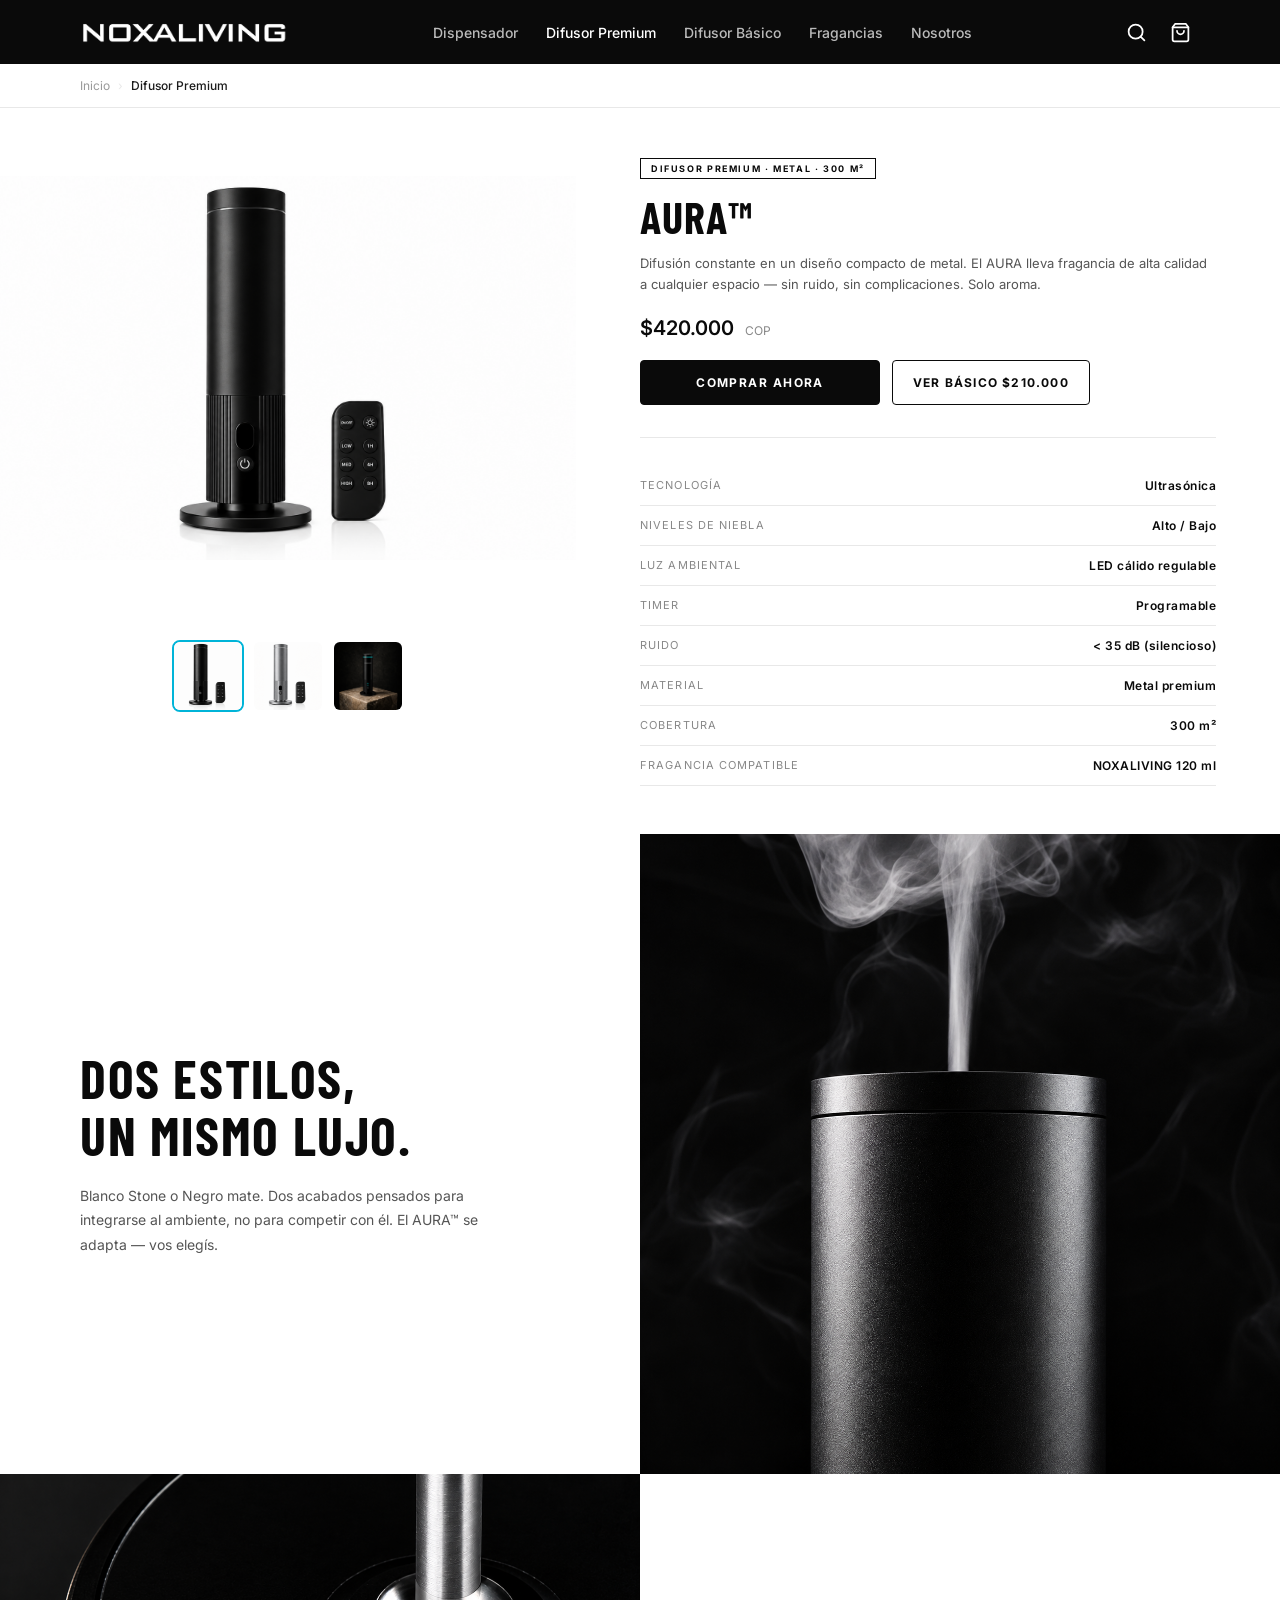
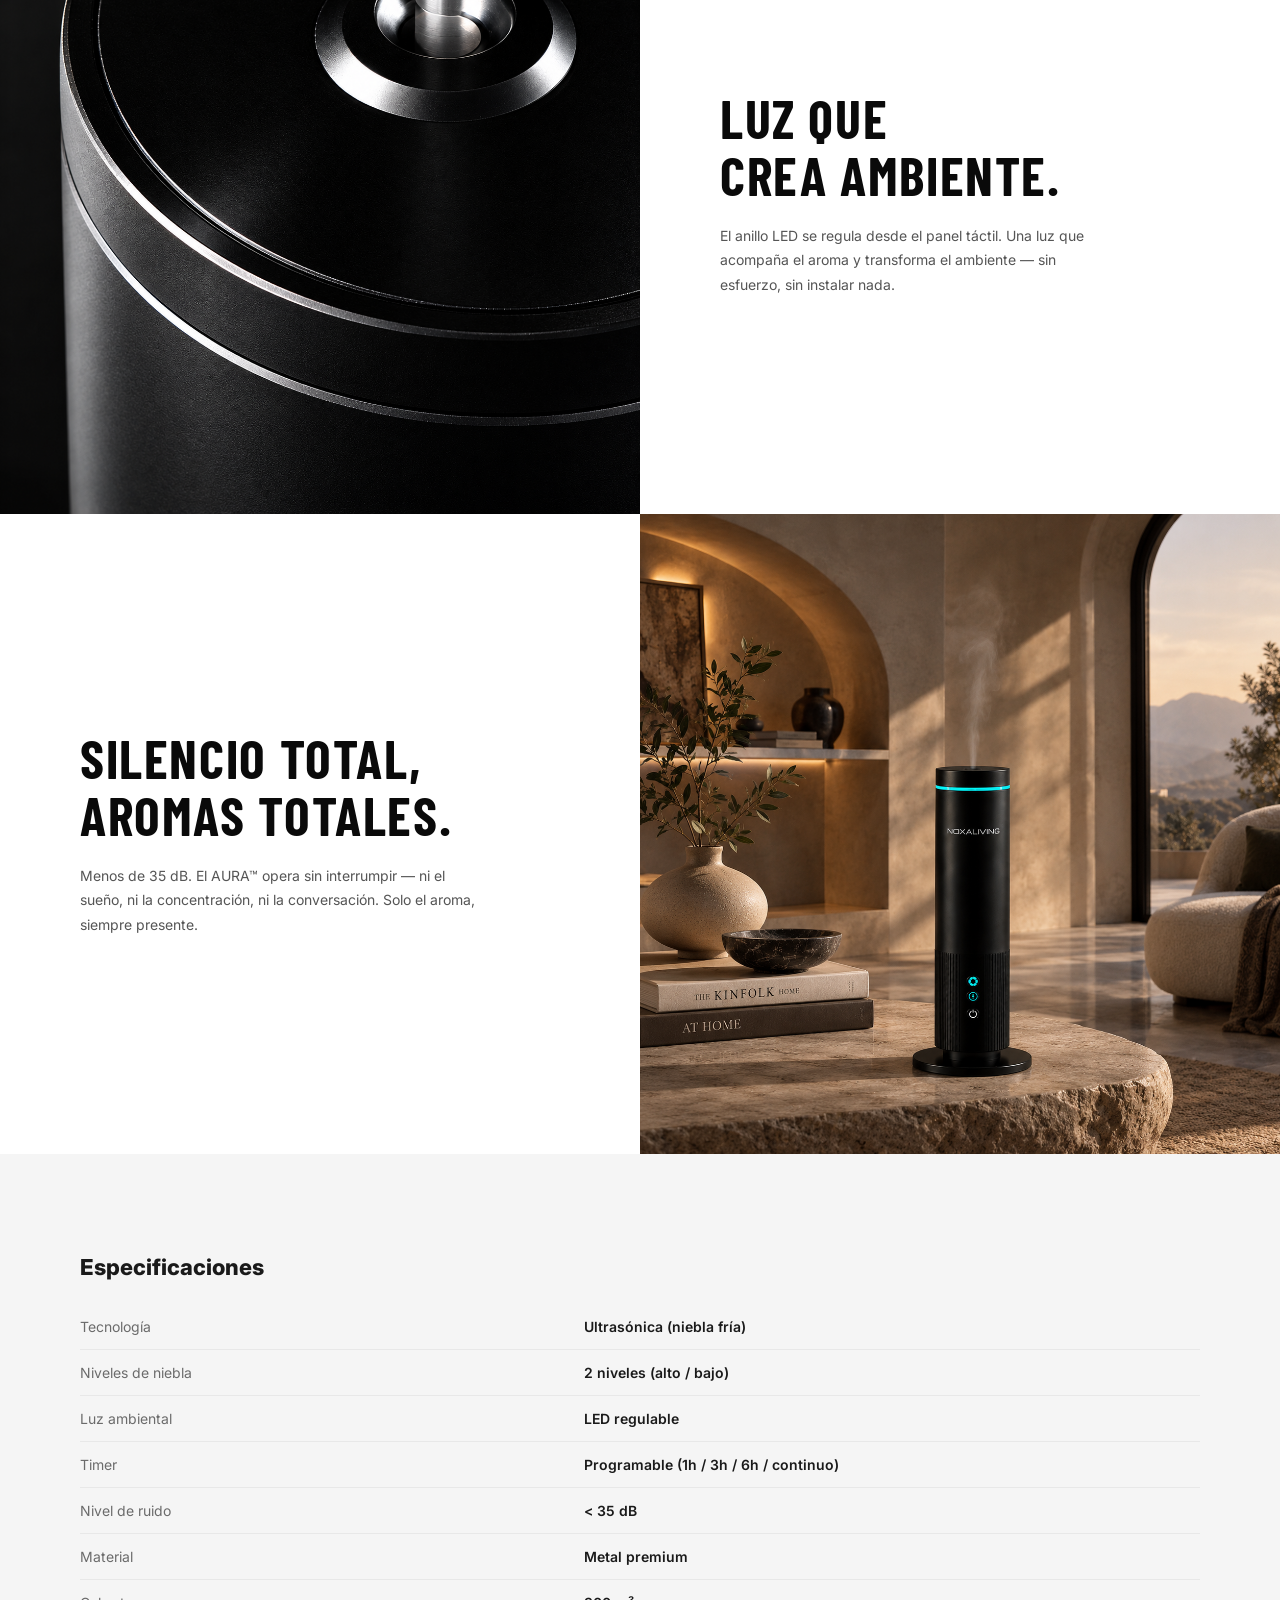
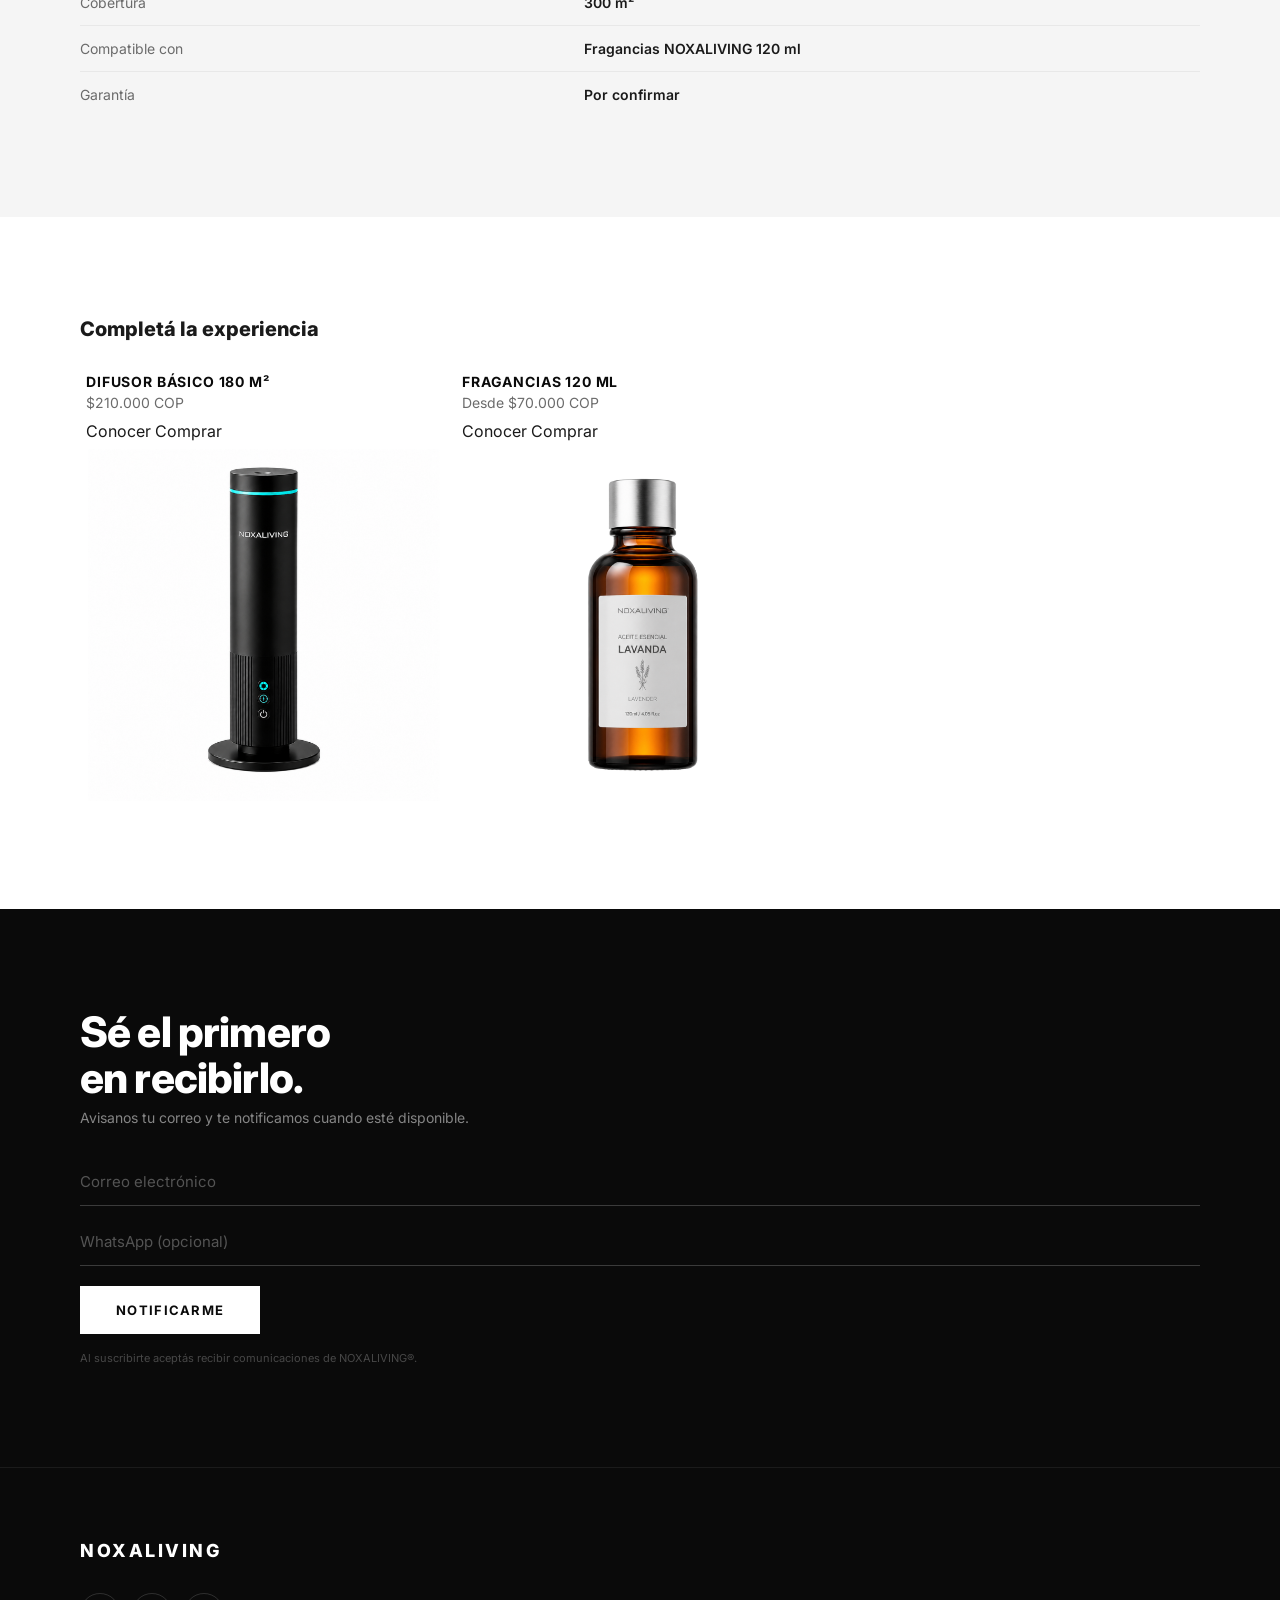
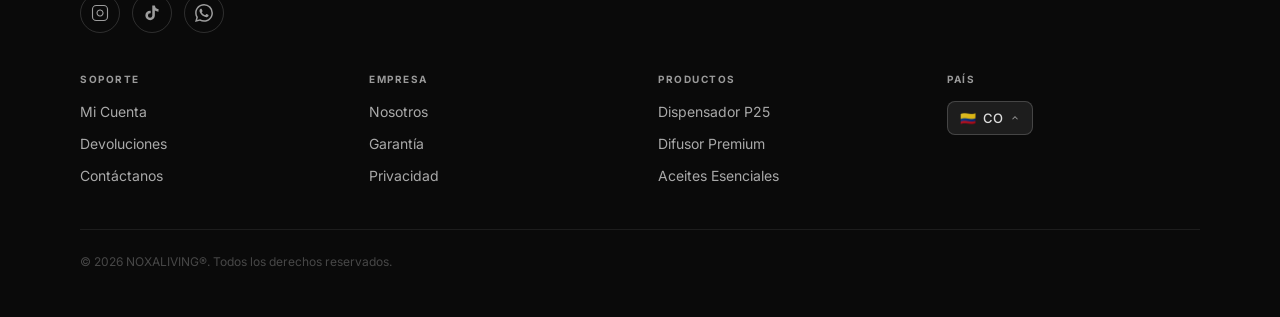
<file: difusor.html>
﻿<!DOCTYPE html>
<html lang="es">
<head>
  <meta charset="UTF-8">
  <meta name="viewport" content="width=device-width, initial-scale=1.0">
  <title>AURA™ — Difusor Premium NOXALIVING</title>
  <meta name="description" content="Difusor de aromas ultrasónico premium. Diseño minimalista, luz ambiental cálida, silencioso. Compatible con cualquier aceite esencial NOXALIVING.">
  <link rel="preconnect" href="https://fonts.googleapis.com">
  <link rel="preconnect" href="https://fonts.gstatic.com" crossorigin>
  <link href="https://fonts.googleapis.com/css2?family=Inter:wght@300;400;500;600;700;800;900&family=Barlow+Condensed:wght@300;400;500;600;700;800&display=swap" rel="stylesheet">
  <link rel="stylesheet" href="styles.css">
  <style>
    /* ── DIFUSOR PAGE ── */
    .product-hero__gallery { background: #fff; }
    .product-hero__gallery img { padding: 0; }

    /* ── INFO PANEL: Aromatech style ── */
    .product-hero__info { background: #fff; }
    .product-hero__tag {
      font-family: 'Inter', sans-serif;
      font-size: 9px; font-weight: 700; letter-spacing: 0.18em;
      text-transform: uppercase; color: #0a0a0a;
      border: 1px solid #0a0a0a; display: inline-block;
      padding: 4px 10px; margin-bottom: 16px; border-radius: 0;
    }
    .product-hero__name {
      font-family: 'Barlow Condensed', sans-serif;
      font-size: clamp(28px, 5vw, 44px); font-weight: 700;
      text-transform: uppercase; letter-spacing: 0.02em;
      color: #0a0a0a; line-height: 1.0; margin-bottom: 14px;
    }
    .product-hero__desc { font-size: 13px; color: #555; line-height: 1.65; margin-bottom: 20px; }
    .product-hero__price { font-size: 20px; font-weight: 600; color: #0a0a0a; margin-bottom: 20px; }
    .product-hero__price small { font-size: 12px; font-weight: 400; color: #888; }
    .btn--black {
      background: #0a0a0a; color: #fff; border: 1.5px solid #0a0a0a;
      border-radius: 4px; padding: 14px 24px; font-size: 12px;
      font-weight: 700; letter-spacing: 0.12em; text-transform: uppercase;
      text-decoration: none; display: inline-flex; align-items: center; justify-content: center;
      transition: background 0.2s, color 0.2s; cursor: pointer;
    }
    .btn--black:hover { background: #333; }
    .btn--ghost-dark {
      background: transparent; color: #0a0a0a; border: 1.5px solid #0a0a0a;
      border-radius: 4px; padding: 14px 20px; font-size: 12px;
      font-weight: 700; letter-spacing: 0.1em; text-transform: uppercase;
      text-decoration: none; display: inline-flex; align-items: center; justify-content: center;
      transition: background 0.2s, color 0.2s; cursor: pointer;
    }
    .btn--ghost-dark:hover { background: #0a0a0a; color: #fff; }
    .product-hero__spec-label { font-size: 11px; text-transform: uppercase; letter-spacing: 0.1em; color: #888; }
    .product-hero__spec-value { font-size: 12px; font-weight: 600; color: #0a0a0a; letter-spacing: 0.04em; }

    .thumb-row {
      display: flex; gap: 8px; padding: 12px 24px 0;
      overflow-x: auto; scrollbar-width: none;
    }
    .thumb-row::-webkit-scrollbar { display: none; }
    .thumb {
      width: 72px; height: 72px; border-radius: 8px; overflow: hidden;
      border: 2px solid transparent; cursor: pointer; flex-shrink: 0;
      background: transparent; transition: border-color var(--trans);
    }
    .thumb.active { border-color: var(--teal); }
    .thumb img { width: 100%; height: 100%; object-fit: cover; padding: 0; }

    /* Hero dark version */
    .hero-banner {
      background: var(--black); min-height: 420px;
      display: flex; align-items: flex-end;
      position: relative; overflow: hidden;
    }
    .hero-banner video, .hero-banner img {
      position: absolute; inset: 0;
      width: 100%; height: 100%; object-fit: cover; opacity: 0.65;
    }
    .hero-banner__content {
      position: relative; padding: 48px 24px; color: var(--white);
      background: linear-gradient(to top, rgba(0,0,0,0.9) 0%, transparent 100%);
      width: 100%;
    }
    .hero-banner__title { font-size: clamp(32px,8vw,60px); font-weight: 900; letter-spacing: -0.02em; margin-bottom: 8px; }
    .hero-banner__desc  { font-size: 15px; color: rgba(255,255,255,0.6); max-width: 400px; line-height: 1.6; margin-bottom: 24px; }
    .hero-banner__cta   { display: flex; gap: 12px; flex-wrap: wrap; }

    /* Detail blocks — Aromatech style */
    .detail-section { display: grid; grid-template-columns: 1fr; }
    .detail-block {
      padding: 64px 40px; display: flex; flex-direction: column; justify-content: center;
      background: #fff;
    }
    .detail-block__icon { display: none; }
    .detail-block__title {
      font-family: 'Barlow Condensed', sans-serif;
      font-size: clamp(32px, 6vw, 54px); font-weight: 700;
      text-transform: uppercase; letter-spacing: 0.03em;
      color: #0a0a0a; line-height: 1.05; margin-bottom: 20px;
    }
    .detail-block__desc {
      font-size: 14px; color: #555; line-height: 1.75; max-width: 400px;
    }
    .detail-image { min-height: 480px; overflow: hidden; }
    .detail-image img { width: 100%; height: 100%; object-fit: cover; object-position: center; }

    /* Specs */
    .specs-section { padding: 64px 24px; background: var(--gray-100); }
    .specs-title { font-size: 22px; font-weight: 800; margin-bottom: 24px; }
    .specs-table { width: 100%; border-collapse: collapse; font-size: 14px; }
    .specs-table tr { border-bottom: 1px solid var(--gray-200); }
    .specs-table tr:last-child { border-bottom: none; }
    .specs-table td { padding: 14px 0; vertical-align: top; }
    .specs-table td:first-child { color: var(--gray-600); width: 45%; }
    .specs-table td:last-child  { font-weight: 600; }

    .related { padding: 64px 24px; }
    .related__title { font-size: 20px; font-weight: 800; margin-bottom: 24px; }

    @media (min-width: 768px) {
      .detail-section { grid-template-columns: 1fr 1fr; }
      .detail-section--reverse .detail-image { order: -1; }
      .detail-image { min-height: 560px; }
      .detail-block { padding: 80px 64px; }
      .specs-section { padding: 80px 40px; }
      .related { padding: 80px 40px; }
    }
    @media (min-width: 1024px) {
      .detail-block { padding: 100px 80px; }
      .specs-section { padding: 100px 80px; }
      .related { padding: 100px 80px; }
    }
  </style>
</head>
<body>

<!-- HEADER -->
<header class="header" id="header">
  <a href="index.html" class="header__logo"><img src="logo.png" alt="NOXALIVING" class="header__logo-img"></a>
  <nav class="header__nav">
    <a href="dispensador.html"    class="header__nav-link">Dispensador</a>
    <a href="difusor.html"        class="header__nav-link active">Difusor Premium</a>
    <a href="difusor-basico.html" class="header__nav-link">Difusor Básico</a>
    <a href="aceites.html"        class="header__nav-link">Fragancias</a>
    <a href="index.html#nosotros" class="header__nav-link">Nosotros</a>
  </nav>
  <div class="header__actions">
    <button class="header__btn" aria-label="Buscar">
      <svg viewBox="0 0 24 24" fill="none" stroke="currentColor" stroke-width="2" stroke-linecap="round" stroke-linejoin="round"><circle cx="11" cy="11" r="8"/><line x1="21" y1="21" x2="16.65" y2="16.65"/></svg>
    </button>
    <button class="header__btn" aria-label="Carrito">
      <svg viewBox="0 0 24 24" fill="none" stroke="currentColor" stroke-width="2" stroke-linecap="round" stroke-linejoin="round"><path d="M6 2L3 6v14a2 2 0 002 2h14a2 2 0 002-2V6l-3-4z"/><line x1="3" y1="6" x2="21" y2="6"/><path d="M16 10a4 4 0 01-8 0"/></svg>
    </button>
    <button class="header__btn header__menu-btn" id="menuBtn" aria-label="Menú">
      <svg viewBox="0 0 24 24" fill="none" stroke="currentColor" stroke-width="2" stroke-linecap="round"><line x1="3" y1="6" x2="21" y2="6"/><line x1="3" y1="12" x2="21" y2="12"/><line x1="3" y1="18" x2="21" y2="18"/></svg>
    </button>
  </div>
</header>

<div class="menu-overlay" id="menuOverlay"></div>
<aside class="menu-drawer" id="menuDrawer">
  <div class="menu-drawer__header">
    <span class="menu-drawer__brand"><img src="logo.png" alt="NOXALIVING" class="header__logo-img" style="height:24px;"></span>
    <button class="menu-drawer__close" id="menuClose" aria-label="Cerrar">
      <svg viewBox="0 0 24 24" fill="none" stroke="currentColor" stroke-width="2" stroke-linecap="round"><line x1="18" y1="6" x2="6" y2="18"/><line x1="6" y1="6" x2="18" y2="18"/></svg>
    </button>
  </div>
  <nav class="menu-drawer__nav">
    <a href="dispensador.html"    class="menu-drawer__link">Dispensador</a>
    <a href="difusor.html"        class="menu-drawer__link">Difusor Premium</a>
    <a href="difusor-basico.html" class="menu-drawer__link">Difusor Básico</a>
    <a href="aceites.html"        class="menu-drawer__link">Fragancias</a>
    <a href="index.html#nosotros" class="menu-drawer__link">Nosotros</a>
  </nav>
  <div class="menu-drawer__footer">
    <a href="#" class="menu-drawer__footer-link">Mi Cuenta</a>
    <a href="#" class="menu-drawer__footer-link">Soporte</a>
  </div>
</aside>

<div class="page">

  <!-- BREADCRUMB -->
  <nav class="breadcrumb">
    <a href="index.html">Inicio</a>
    <span class="breadcrumb__sep">›</span>
    <span class="breadcrumb__current">Difusor Premium</span>
  </nav>

  <!-- PRODUCT HERO -->
  <section class="product-hero" id="comprar">
    <div class="product-hero__gallery">
      <img id="mainImg" src="IMAGEN%20PRIN%201.png" alt="Difusor Premium NOXALIVING">
      <div class="thumb-row">
        <div class="thumb active" onclick="setImg('IMAGEN%20PRIN%201.png', this)">
          <img src="IMAGEN%20PRIN%201.png" alt="">
        </div>
        <div class="thumb" onclick="setImg('IMAGEN%20PRIN%202.png', this)">
          <img src="IMAGEN%20PRIN%202.png" alt="">
        </div>
        <div class="thumb" onclick="setImg('IMAGEN%20PRIN%204.png', this)">
          <img src="IMAGEN%20PRIN%204.png" alt="">
        </div>
      </div>
    </div>
    <div class="product-hero__info">
      <span class="product-hero__tag">Difusor Premium · Metal · 300 m²</span>
      <h1 class="product-hero__name">AURA™</h1>
      <p class="product-hero__desc">Difusión constante en un diseño compacto de metal. El AURA lleva fragancia de alta calidad a cualquier espacio — sin ruido, sin complicaciones. Solo aroma.</p>

      <div class="product-hero__price">
        $420.000 <small>COP</small>
      </div>

      <div class="product-hero__cta">
        <a href="index.html#newsletter" class="btn--black" style="flex:1;max-width:240px;">Comprar ahora</a>
        <a href="difusor-basico.html" class="btn--ghost-dark">Ver Básico $210.000</a>
      </div>

      <div class="product-hero__specs">
        <div class="product-hero__spec-row">
          <span class="product-hero__spec-label">Tecnología</span>
          <span class="product-hero__spec-value">Ultrasónica</span>
        </div>
        <div class="product-hero__spec-row">
          <span class="product-hero__spec-label">Niveles de niebla</span>
          <span class="product-hero__spec-value">Alto / Bajo</span>
        </div>
        <div class="product-hero__spec-row">
          <span class="product-hero__spec-label">Luz ambiental</span>
          <span class="product-hero__spec-value">LED cálido regulable</span>
        </div>
        <div class="product-hero__spec-row">
          <span class="product-hero__spec-label">Timer</span>
          <span class="product-hero__spec-value">Programable</span>
        </div>
        <div class="product-hero__spec-row">
          <span class="product-hero__spec-label">Ruido</span>
          <span class="product-hero__spec-value">&lt; 35 dB (silencioso)</span>
        </div>
        <div class="product-hero__spec-row">
          <span class="product-hero__spec-label">Material</span>
          <span class="product-hero__spec-value">Metal premium</span>
        </div>
        <div class="product-hero__spec-row">
          <span class="product-hero__spec-label">Cobertura</span>
          <span class="product-hero__spec-value">300 m²</span>
        </div>
        <div class="product-hero__spec-row">
          <span class="product-hero__spec-label">Fragancia compatible</span>
          <span class="product-hero__spec-value">NOXALIVING 120 ml</span>
        </div>
      </div>
    </div>
  </section>


  <!-- FEATURE: DISEÑO -->
  <section class="detail-section">
    <div class="detail-block">
      <h2 class="detail-block__title">Dos estilos,<br>un mismo lujo.</h2>
      <p class="detail-block__desc">Blanco Stone o Negro mate. Dos acabados pensados para integrarse al ambiente, no para competir con él. El AURA™ se adapta — vos elegís.</p>
    </div>
    <div class="detail-image" style="background:#0a0a0a;">
      <img src="imagen%201.png" alt="Difusor Blanco Stone NOXALIVING" loading="lazy">
    </div>
  </section>

  <!-- FEATURE: SENSOR/LED -->
  <section class="detail-section detail-section--reverse">
    <div class="detail-block">
      <h2 class="detail-block__title">Luz que<br>crea ambiente.</h2>
      <p class="detail-block__desc">El anillo LED se regula desde el panel táctil. Una luz que acompaña el aroma y transforma el ambiente — sin esfuerzo, sin instalar nada.</p>
    </div>
    <div class="detail-image" style="background:#fff;">
      <img src="imagen%202.png" alt="Difusor Negro NOXALIVING con LED" loading="lazy">
    </div>
  </section>

  <!-- FEATURE: SILENCIOSO -->
  <section class="detail-section">
    <div class="detail-block">
      <h2 class="detail-block__title">Silencio total,<br>aromas totales.</h2>
      <p class="detail-block__desc">Menos de 35 dB. El AURA™ opera sin interrumpir — ni el sueño, ni la concentración, ni la conversación. Solo el aroma, siempre presente.</p>
    </div>
    <div class="detail-image" style="background:#0a0a0a;">
      <img src="imagen%203.png" alt="Difusor NOXALIVING en ambiente" loading="lazy">
    </div>
  </section>

  <!-- SPECS TABLE -->
  <div class="specs-section">
    <h2 class="specs-title">Especificaciones</h2>
    <table class="specs-table">
      <tr><td>Tecnología</td><td>Ultrasónica (niebla fría)</td></tr>
      <tr><td>Niveles de niebla</td><td>2 niveles (alto / bajo)</td></tr>
      <tr><td>Luz ambiental</td><td>LED regulable</td></tr>
      <tr><td>Timer</td><td>Programable (1h / 3h / 6h / continuo)</td></tr>
      <tr><td>Nivel de ruido</td><td>&lt; 35 dB</td></tr>
      <tr><td>Material</td><td>Metal premium</td></tr>
      <tr><td>Cobertura</td><td>300 m²</td></tr>
      <tr><td>Compatible con</td><td>Fragancias NOXALIVING 120 ml</td></tr>
      <tr><td>Garantía</td><td>Por confirmar</td></tr>
    </table>
  </div>

  <!-- RELATED -->
  <div class="related">
    <h2 class="related__title">Completá la experiencia</h2>
    <div class="products-grid">
      <div class="product-card">
        <div class="product-card__info">
          <div class="product-card__name">Difusor Básico 180 m²</div>
          <div class="product-card__price" style="font-size:14px;color:#6b6b6b;margin-bottom:10px;">$210.000 COP</div>
          <div class="product-card__links">
            <a href="difusor-basico.html" class="product-card__link">Conocer</a>
            <a href="difusor-basico.html#comprar" class="product-card__link product-card__link--buy">Comprar</a>
          </div>
        </div>
        <img class="product-card__img" src="prod-difusor-premium.png" alt="Difusor Básico NOXALIVING">
      </div>
      <div class="product-card">
        <div class="product-card__info">
          <div class="product-card__name">Fragancias 120 ml</div>
          <div class="product-card__price" style="font-size:14px;color:#6b6b6b;margin-bottom:10px;">Desde $70.000 COP</div>
          <div class="product-card__links">
            <a href="aceites.html" class="product-card__link">Conocer</a>
            <a href="aceites.html#catalogo" class="product-card__link product-card__link--buy">Comprar</a>
          </div>
        </div>
        <img class="product-card__img" src="prod-fragancia.png" alt="Fragancias NOXALIVING">
      </div>
    </div>
  </div>

  <!-- NEWSLETTER -->
  <section class="newsletter">
    <h2 class="newsletter__title">Sé el primero<br>en recibirlo.</h2>
    <p class="newsletter__sub">Avisanos tu correo y te notificamos cuando esté disponible.</p>
    <form class="newsletter__form" id="nlForm">
      <input class="newsletter__input" type="email" placeholder="Correo electrónico" required>
      <input class="newsletter__input" type="tel" placeholder="WhatsApp (opcional)">
      <button class="newsletter__submit" type="submit" id="nlBtn">Notificarme</button>
    </form>
    <p class="newsletter__legal">Al suscribirte aceptás recibir comunicaciones de NOXALIVING®.</p>
  </section>

  <!-- FOOTER -->
  <footer class="footer">
    <div class="footer__logo">NOXALIVING</div>
    <div class="footer__social">
      <a href="#" class="footer__social-link" aria-label="Instagram"><svg viewBox="0 0 24 24" fill="none" stroke="currentColor" stroke-width="1.5"><rect x="2" y="2" width="20" height="20" rx="5"/><path d="M16 11.37A4 4 0 1112.63 8 4 4 0 0116 11.37z"/><line x1="17.5" y1="6.5" x2="17.51" y2="6.5" stroke-width="2"/></svg></a>
      <a href="#" class="footer__social-link" aria-label="TikTok"><svg viewBox="0 0 24 24" fill="currentColor"><path d="M19.59 6.69a4.83 4.83 0 01-3.77-4.25V2h-3.45v13.67a2.89 2.89 0 01-2.88 2.5 2.89 2.89 0 01-2.89-2.89 2.89 2.89 0 012.89-2.89c.28 0 .54.04.79.1V9.01a6.33 6.33 0 00-.79-.05 6.34 6.34 0 00-6.34 6.34 6.34 6.34 0 006.34 6.34 6.34 6.34 0 006.33-6.34V8.7a8.27 8.27 0 004.84 1.55V6.81a4.85 4.85 0 01-1.07-.12z"/></svg></a>
      <a href="#" class="footer__social-link" aria-label="WhatsApp"><svg viewBox="0 0 24 24" fill="currentColor"><path d="M17.472 14.382c-.297-.149-1.758-.867-2.03-.967-.273-.099-.471-.148-.67.15-.197.297-.767.966-.94 1.164-.173.199-.347.223-.644.075-.297-.15-1.255-.463-2.39-1.475-.883-.788-1.48-1.761-1.653-2.059-.173-.297-.018-.458.13-.606.134-.133.298-.347.446-.52.149-.174.198-.298.298-.497.099-.198.05-.371-.025-.52-.075-.149-.669-1.612-.916-2.207-.242-.579-.487-.5-.669-.51-.173-.008-.371-.01-.57-.01-.198 0-.52.074-.792.372-.272.297-1.04 1.016-1.04 2.479 0 1.462 1.065 2.875 1.213 3.074.149.198 2.096 3.2 5.077 4.487.709.306 1.262.489 1.694.625.712.227 1.36.195 1.871.118.571-.085 1.758-.719 2.006-1.413.248-.694.248-1.289.173-1.413-.074-.124-.272-.198-.57-.347m-5.421 7.403h-.004a9.87 9.87 0 01-5.031-1.378l-.361-.214-3.741.982.998-3.648-.235-.374a9.86 9.86 0 01-1.51-5.26c.001-5.45 4.436-9.884 9.888-9.884 2.64 0 5.122 1.03 6.988 2.898a9.825 9.825 0 012.893 6.994c-.003 5.45-4.437 9.884-9.885 9.884m8.413-18.297A11.815 11.815 0 0012.05 0C5.495 0 .16 5.335.157 11.892c0 2.096.547 4.142 1.588 5.945L.057 24l6.305-1.654a11.882 11.882 0 005.683 1.448h.005c6.554 0 11.89-5.335 11.893-11.893a11.821 11.821 0 00-3.48-8.413z"/></svg></a>
    </div>
    <div class="footer__cols">
      <div>
        <div class="footer__col-title">Soporte</div>
        <ul class="footer__links">
          <li><a href="#" class="footer__link">Mi Cuenta</a></li>
          <li><a href="#" class="footer__link">Devoluciones</a></li>
          <li><a href="#" class="footer__link">Contáctanos</a></li>
        </ul>
      </div>
      <div>
        <div class="footer__col-title">Empresa</div>
        <ul class="footer__links">
          <li><a href="index.html#nosotros" class="footer__link">Nosotros</a></li>
          <li><a href="#" class="footer__link">Garantía</a></li>
          <li><a href="#" class="footer__link">Privacidad</a></li>
        </ul>
      </div>
      <div>
        <div class="footer__col-title">Productos</div>
        <ul class="footer__links">
          <li><a href="dispensador.html" class="footer__link">Dispensador P25</a></li>
          <li><a href="difusor.html"     class="footer__link">Difusor Premium</a></li>
          <li><a href="aceites.html"     class="footer__link">Aceites Esenciales</a></li>
        </ul>
      </div>
      <div>
        <div class="footer__col-title">País</div>
        <div class="country-wrap country-wrap--footer">
          <button class="country-btn--footer" id="countryBtn" aria-label="País">
            <span id="countryFlag">🌐</span>
            <span id="countryCode">--</span>
            <svg width="10" height="10" viewBox="0 0 24 24" fill="none" stroke="currentColor" stroke-width="2.5"><polyline points="18 15 12 9 6 15"/></svg>
          </button>
          <div class="country-drop country-drop--up" id="countryDrop">
            <div class="country-drop__head">Seleccioná tu país</div>
            <div class="country-drop__list" id="countryList"></div>
          </div>
        </div>
      </div>
    </div>
    <div class="footer__bottom">
      <p class="footer__copy">© 2026 NOXALIVING®. Todos los derechos reservados.</p>
    </div>
  </footer>

</div>

<script>
  const menuBtn = document.getElementById('menuBtn');
  const menuClose = document.getElementById('menuClose');
  const menuOverlay = document.getElementById('menuOverlay');
  const menuDrawer = document.getElementById('menuDrawer');
  menuBtn.addEventListener('click', () => { menuDrawer.classList.add('open'); menuOverlay.classList.add('open'); document.body.style.overflow = 'hidden'; });
  [menuClose, menuOverlay].forEach(el => el.addEventListener('click', () => { menuDrawer.classList.remove('open'); menuOverlay.classList.remove('open'); document.body.style.overflow = ''; }));
  window.addEventListener('scroll', () => document.getElementById('header').classList.toggle('scrolled', window.scrollY > 8), { passive: true });
  function setImg(src, el) {
    document.getElementById('mainImg').src = src;
    document.querySelectorAll('.thumb').forEach(t => t.classList.remove('active'));
    el.classList.add('active');
  }
  document.getElementById('nlForm').addEventListener('submit', function(e) {
    e.preventDefault();
    const btn = document.getElementById('nlBtn');
    btn.textContent = '¡Listo! ✓'; btn.classList.add('done');
    setTimeout(() => { btn.textContent = 'Notificarme'; btn.classList.remove('done'); this.reset(); }, 3500);
  });
</script>
<script src="country.js" defer></script>
</body>
</html>
</file>
<file: styles.css>
/* ============================================================
   NOXALIVING — Shared Styles
   Smart living, better life.
   ============================================================ */

/* ===== RESET ===== */
*, *::before, *::after { box-sizing: border-box; margin: 0; padding: 0; }

/* ===== VARIABLES ===== */
:root {
  --black:    #0a0a0a;
  --dark:     #1a1a1a;
  --gray-100: #f5f5f5;
  --gray-200: #e8e8e8;
  --gray-400: #9a9a9a;
  --gray-600: #6b6b6b;
  --white:    #ffffff;
  --teal:     #00B4D8;
  --teal-dk:  #008fa8;
  --warm:     #8b7355;
  --font: 'Inter', -apple-system, BlinkMacSystemFont, 'Segoe UI', sans-serif;
  --header-h: 56px;
  --radius:   14px;
  --trans:    0.22s ease;
  --max-w:    1280px;
}

/* ===== BASE ===== */
html { scroll-behavior: smooth; -webkit-font-smoothing: antialiased; }
body { font-family: var(--font); color: var(--dark); background: var(--white); overflow-x: hidden; }
img  { display: block; max-width: 100%; }
a    { text-decoration: none; color: inherit; }
button { cursor: pointer; border: none; background: none; font-family: inherit; }
ul   { list-style: none; }

/* ===== HEADER ===== */
.header {
  position: fixed; top: 0; left: 0; right: 0; z-index: 100;
  background: var(--black);
  height: var(--header-h);
  display: flex; align-items: center; justify-content: space-between;
  padding: 0 20px;
  transition: box-shadow 0.3s ease;
}
.header.scrolled { box-shadow: 0 2px 32px rgba(0,0,0,0.5); }

.header__logo {
  display: flex; align-items: center; flex-shrink: 0;
}
.header__logo-img {
  height: 52px; width: auto; display: block;
}

.header__nav { display: none; gap: 28px; }

.header__nav-link {
  color: rgba(255,255,255,0.72); font-size: 14px; font-weight: 500;
  transition: color var(--trans); white-space: nowrap;
}
.header__nav-link:hover,
.header__nav-link.active { color: var(--white); }

.header__actions { display: flex; align-items: center; gap: 4px; }

.header__btn {
  color: var(--white); width: 40px; height: 40px;
  display: flex; align-items: center; justify-content: center;
  border-radius: 8px; transition: background var(--trans);
}
.header__btn:hover { background: rgba(255,255,255,0.1); }
.header__btn svg   { width: 21px; height: 21px; }

/* ===== COUNTRY SELECTOR (footer) ===== */
.country-wrap--footer { position: relative; display: inline-block; }

.country-btn--footer {
  display: flex; align-items: center; gap: 7px;
  background: rgba(255,255,255,0.08);
  border: 1px solid rgba(255,255,255,0.18);
  border-radius: 8px; padding: 8px 12px;
  color: rgba(255,255,255,0.85); font-size: 13px; font-weight: 500;
  cursor: pointer; font-family: var(--font);
  transition: background var(--trans), border-color var(--trans);
}
.country-btn--footer:hover {
  background: rgba(255,255,255,0.14);
  border-color: rgba(255,255,255,0.32);
}
.country-btn--footer svg { opacity: 0.6; flex-shrink: 0; }

.country-drop {
  position: absolute; left: 0; bottom: calc(100% + 8px);
  background: var(--white); border: 1px solid var(--gray-200);
  border-radius: 12px; box-shadow: 0 -8px 32px rgba(0,0,0,0.18);
  width: 210px; z-index: 500;
  opacity: 0; transform: translateY(6px) scale(0.98);
  pointer-events: none;
  transition: opacity 0.18s ease, transform 0.18s ease;
}
.country-drop.open {
  opacity: 1; transform: translateY(0) scale(1);
  pointer-events: auto;
}
.country-drop__head {
  padding: 12px 14px 8px;
  font-size: 10px; font-weight: 700; letter-spacing: 0.12em;
  text-transform: uppercase; color: var(--gray-400);
}
.country-drop__list { max-height: 260px; overflow-y: auto; padding-bottom: 6px; }
.country-item {
  display: flex; align-items: center; gap: 10px;
  padding: 9px 14px; cursor: pointer;
  font-size: 13px; color: var(--dark);
  transition: background 0.12s;
}
.country-item:hover { background: var(--gray-100); }
.country-item.active { background: #f0f0f0; font-weight: 600; }
.country-item__flag { font-size: 18px; flex-shrink: 0; }

/* ===== MOBILE DRAWER ===== */
.menu-overlay {
  position: fixed; inset: 0; background: rgba(0,0,0,0.5);
  z-index: 200; opacity: 0; pointer-events: none;
  transition: opacity 0.3s ease;
}
.menu-overlay.open { opacity: 1; pointer-events: auto; }

.menu-drawer {
  position: fixed; top: 0; right: 0; bottom: 0;
  width: min(320px, 90vw); background: var(--white);
  z-index: 201; transform: translateX(100%);
  transition: transform 0.3s cubic-bezier(0.32,0.72,0,1);
  display: flex; flex-direction: column; overflow-y: auto;
}
.menu-drawer.open { transform: translateX(0); }

.menu-drawer__header {
  display: flex; align-items: center; justify-content: space-between;
  padding: 16px 20px; border-bottom: 1px solid var(--gray-200); flex-shrink: 0;
}
.menu-drawer__brand { font-size: 14px; font-weight: 800; letter-spacing: 0.12em; text-transform: uppercase; }

.menu-drawer__close {
  width: 40px; height: 40px; display: flex; align-items: center; justify-content: center;
  border-radius: 8px; transition: background var(--trans);
}
.menu-drawer__close:hover { background: var(--gray-100); }
.menu-drawer__close svg { width: 20px; height: 20px; }

.menu-drawer__nav { flex: 1; padding: 4px 0; }

.menu-drawer__link {
  display: block; padding: 20px 24px;
  font-size: 22px; font-weight: 700;
  border-bottom: 1px solid var(--gray-100);
  transition: background var(--trans); color: var(--dark);
}
.menu-drawer__link:hover { background: var(--gray-100); }

.menu-drawer__footer {
  padding: 20px 24px; border-top: 1px solid var(--gray-200);
  display: flex; flex-direction: column; gap: 14px;
}
.menu-drawer__footer-link {
  font-size: 14px; color: var(--gray-600); transition: color var(--trans);
}
.menu-drawer__footer-link:hover { color: var(--dark); }

/* ===== PAGE WRAPPER ===== */
.page { padding-top: var(--header-h); }

/* ===== BUTTONS ===== */
.btn {
  display: inline-flex; align-items: center; justify-content: center;
  height: 48px; padding: 0 28px; border-radius: 100px;
  font-size: 14px; font-weight: 600; letter-spacing: 0.02em;
  transition: all var(--trans); white-space: nowrap; border: 2px solid transparent;
}
.btn--white       { background: var(--white); color: var(--black); border-color: var(--white); }
.btn--white:hover { background: transparent; color: var(--white); }

.btn--outline-white       { background: transparent; color: var(--white); border-color: rgba(255,255,255,0.35); }
.btn--outline-white:hover { border-color: var(--white); }

.btn--teal       { background: var(--teal); color: var(--white); border-color: var(--teal); }
.btn--teal:hover { background: var(--teal-dk); border-color: var(--teal-dk); }

.btn--outline-dark       { background: transparent; color: var(--dark); border-color: var(--gray-200); }
.btn--outline-dark:hover { border-color: var(--dark); }

.btn--dark       { background: var(--black); color: var(--white); border-color: var(--black); }
.btn--dark:hover { background: var(--dark); border-color: var(--dark); }

/* ===== SECTION ===== */
.section      { padding: 64px 20px; }
.section--gray { background: var(--gray-100); }
.section--dark { background: var(--black); color: var(--white); }

.section__tag {
  display: block; font-size: 11px; font-weight: 700;
  letter-spacing: 0.15em; text-transform: uppercase; color: var(--teal); margin-bottom: 8px;
}
.section__title {
  font-size: clamp(26px,7vw,40px); font-weight: 800; line-height: 1.1; letter-spacing: -0.02em;
}
.section__subtitle {
  margin-top: 10px; font-size: 15px; color: var(--gray-600); line-height: 1.65; max-width: 500px;
}
.section__header--center { text-align: center; }
.section__header--center .section__subtitle { margin-left: auto; margin-right: auto; }

/* ===== PRODUCT CARDS ===== */
.products-grid {
  display: grid;
  grid-template-columns: repeat(2, 1fr);
  gap: 4px;
  margin-top: 32px;
}
.product-card {
  display: flex; flex-direction: column;
  text-decoration: none; color: inherit;
  cursor: pointer; background: transparent;
}
.product-card__media {
  position: relative; overflow: hidden;
  background: var(--gray-100);
  aspect-ratio: 1 / 1;
  margin-bottom: 12px;
}
.product-card__badge {
  position: absolute; top: 10px; left: 10px; z-index: 1;
  font-size: 9px; font-weight: 700; letter-spacing: 0.12em;
  text-transform: uppercase; background: var(--black); color: var(--white);
  padding: 4px 8px;
}
.product-card__img {
  width: 100%; height: 100%;
  object-fit: contain;
  transition: transform 0.5s ease;
  display: block;
}
.product-card:hover .product-card__img { transform: scale(1.05); }
.product-card__info { padding: 0 4px; }
.product-card__name {
  font-size: 12px; font-weight: 700;
  text-transform: uppercase; letter-spacing: 0.06em;
  margin-bottom: 4px; color: var(--black);
}
.product-card__sub {
  font-size: 11px; color: #888; margin-bottom: 6px;
}
.product-card__price {
  font-size: 13px; font-weight: 400; color: var(--black);
}

/* ===== SPLIT SECTIONS ===== */
.split { display: flex; flex-direction: column; }

.split__media {
  position: relative; overflow: hidden;
  background: var(--gray-100); min-height: 380px;
}
.split__media img,
.split__media video {
  width: 100%; height: 100%; object-fit: cover;
  object-position: center; display: block;
}

/* Video split: 9:16 portrait on mobile, fills container on desktop */
.split--video .split__media {
  min-height: unset;
  aspect-ratio: 9 / 16;
}
.split--video .split__content {
  padding-top: 24px;
  padding-bottom: 32px;
}

.split__content {
  padding: 48px 24px;
  display: flex; flex-direction: column; justify-content: center;
}

.split__badge {
  display: inline-flex; align-items: center;
  background: var(--teal); color: var(--white);
  font-size: 10px; font-weight: 700;
  letter-spacing: 0.12em; text-transform: uppercase;
  padding: 5px 12px; border-radius: 4px; margin-bottom: 20px; align-self: flex-start;
}

.split__title {
  font-size: clamp(28px,7vw,44px); font-weight: 800;
  line-height: 1.05; letter-spacing: -0.02em; margin-bottom: 16px;
}

.split__desc {
  font-size: 15px; color: var(--gray-600); line-height: 1.7;
  margin-bottom: 28px; max-width: 460px;
}

.split__specs { display: flex; flex-wrap: wrap; gap: 8px; margin-bottom: 32px; }
.split__spec  { background: var(--gray-100); border-radius: 8px; padding: 7px 14px; font-size: 12px; font-weight: 500; color: var(--gray-600); }

.split__actions { display: flex; gap: 12px; flex-wrap: wrap; }

/* ===== TRUST ICONS ===== */
.trust-grid {
  display: grid; grid-template-columns: repeat(2,1fr); gap: 36px 16px; margin-top: 40px;
}
.trust-item { display: flex; flex-direction: column; align-items: center; text-align: center; gap: 12px; }
.trust-item__icon     { color: var(--gray-400); }
.trust-item__icon svg { width: 42px; height: 42px; }
.trust-item__name     { font-size: 13px; font-weight: 700; }

/* ===== FEATURES GRID ===== */
.features-grid {
  display: grid; grid-template-columns: repeat(2,1fr); gap: 32px 16px; margin-top: 40px;
}
.feature-item { display: flex; flex-direction: column; align-items: center; text-align: center; gap: 12px; }
.feature-item__icon     { color: var(--gray-400); }
.feature-item__icon svg { width: 40px; height: 40px; }
.feature-item__name     { font-size: 13px; font-weight: 700; }

/* ===== NEWSLETTER ===== */
.newsletter { background: var(--black); color: var(--white); padding: 64px 24px; }

.newsletter__title {
  font-size: clamp(28px,8vw,42px); font-weight: 800; margin-bottom: 8px;
  line-height: 1.1; letter-spacing: -0.02em;
}
.newsletter__sub { font-size: 14px; color: rgba(255,255,255,0.5); margin-bottom: 32px; }

.newsletter__form { display: flex; flex-direction: column; gap: 12px; }

.newsletter__input {
  height: 48px; background: transparent;
  border: none; border-bottom: 1px solid rgba(255,255,255,0.2);
  color: var(--white); font-family: var(--font); font-size: 15px;
  padding: 0; outline: none; transition: border-color var(--trans);
}
.newsletter__input::placeholder { color: rgba(255,255,255,0.3); }
.newsletter__input:focus        { border-color: rgba(255,255,255,0.7); }

.newsletter__submit {
  margin-top: 8px; align-self: flex-start;
  height: 48px; padding: 0 36px;
  background: var(--white); color: var(--black);
  font-family: var(--font); font-size: 13px; font-weight: 700;
  text-transform: uppercase; letter-spacing: 0.1em;
  transition: background var(--trans), color var(--trans);
}
.newsletter__submit:hover { background: var(--gray-200); }
.newsletter__submit.done  { background: var(--teal); color: var(--white); }

.newsletter__legal { margin-top: 16px; font-size: 11px; color: rgba(255,255,255,0.25); line-height: 1.5; }

/* ===== FOOTER ===== */
.footer { background: var(--black); color: var(--white); padding: 56px 24px 36px; border-top: 1px solid rgba(255,255,255,0.07); }

.footer__logo { font-size: 18px; font-weight: 800; letter-spacing: 0.14em; text-transform: uppercase; margin-bottom: 32px; }

.footer__social { display: flex; gap: 12px; margin-bottom: 40px; }

.footer__social-link {
  width: 40px; height: 40px; border-radius: 50%;
  border: 1px solid rgba(255,255,255,0.15);
  display: flex; align-items: center; justify-content: center;
  color: rgba(255,255,255,0.6); transition: all var(--trans);
}
.footer__social-link:hover { border-color: var(--white); color: var(--white); }
.footer__social-link svg   { width: 18px; height: 18px; }

.footer__cols { display: grid; grid-template-columns: 1fr 1fr; gap: 36px; margin-bottom: 44px; }

.footer__col-title { font-size: 10px; font-weight: 700; letter-spacing: 0.15em; text-transform: uppercase; color: var(--gray-400); margin-bottom: 16px; }

.footer__links { display: flex; flex-direction: column; gap: 12px; }

.footer__link { font-size: 14px; color: rgba(255,255,255,0.65); transition: color var(--trans); }
.footer__link:hover { color: var(--white); }

.footer__bottom { border-top: 1px solid rgba(255,255,255,0.08); padding-top: 24px; display: flex; flex-direction: column; gap: 6px; }
.footer__copy   { font-size: 12px; color: rgba(255,255,255,0.25); }

/* ===== BREADCRUMB ===== */
.breadcrumb {
  padding: 14px 20px;
  display: flex; align-items: center; gap: 8px;
  font-size: 12px; color: var(--gray-400); background: var(--white);
  border-bottom: 1px solid var(--gray-200);
}
.breadcrumb a { transition: color var(--trans); }
.breadcrumb a:hover { color: var(--dark); }
.breadcrumb__sep { color: var(--gray-200); }
.breadcrumb__current { color: var(--dark); font-weight: 500; }

/* ===== PRODUCT HERO ===== */
.product-hero { display: flex; flex-direction: column; }

.product-hero__gallery {
  background: var(--gray-100); overflow: hidden;
  min-height: 420px; position: relative;
  display: flex; flex-direction: column; align-items: center; justify-content: flex-start;
}
.product-hero__gallery > img {
  flex: 1; width: 100%; max-height: 520px; object-fit: contain;
  padding: 0 16px 8px;
}

.product-hero__info { padding: 28px 24px; }

.product-hero__tag {
  font-size: 10px; font-weight: 700; letter-spacing: 0.15em; text-transform: uppercase;
  color: var(--teal); margin-bottom: 10px; display: block;
}
.product-hero__name {
  font-size: clamp(22px,5vw,36px); font-weight: 800;
  line-height: 1.05; letter-spacing: -0.02em; margin-bottom: 12px;
}
.product-hero__desc {
  font-size: 13px; color: var(--gray-600); line-height: 1.6; margin-bottom: 20px;
}

.product-hero__price {
  font-size: 22px; font-weight: 700; margin-bottom: 18px;
}
.product-hero__price small { font-size: 14px; font-weight: 400; color: var(--gray-600); margin-left: 6px; }

.product-hero__cta { display: flex; gap: 12px; flex-wrap: wrap; margin-bottom: 32px; }

.product-hero__specs { border-top: 1px solid var(--gray-200); padding-top: 28px; }
.product-hero__spec-row {
  display: flex; justify-content: space-between; align-items: center;
  padding: 12px 0; border-bottom: 1px solid var(--gray-200);
  font-size: 14px;
}
.product-hero__spec-label { color: var(--gray-600); }
.product-hero__spec-value { font-weight: 600; }

/* ===== GALLERY STRIP ===== */
.gallery-strip {
  display: flex; gap: 12px; padding: 0 20px; overflow-x: auto;
  scrollbar-width: none; -ms-overflow-style: none;
}
.gallery-strip::-webkit-scrollbar { display: none; }

.gallery-strip__item {
  flex-shrink: 0; width: 240px; height: 280px; border-radius: var(--radius);
  overflow: hidden; background: var(--gray-100);
}
.gallery-strip__item img { width: 100%; height: 100%; object-fit: cover; }

/* ===== DESKTOP BREAKPOINTS ===== */
@media (min-width: 768px) {
  :root { --header-h: 64px; }

  .header { padding: 0 40px; }
  .header__nav { display: flex; }
  .header__menu-btn { display: none !important; }

  .section { padding: 80px 40px; }

  .products-grid { grid-template-columns: repeat(3,1fr); gap: 8px; }
  .product-card__name { font-size: 14px; }
  .product-card__sub  { font-size: 12px; }
  .product-card__price { font-size: 14px; }
  .product-card__info { padding: 0 6px; }

  .split { flex-direction: row; min-height: 560px; }
  .split--reverse { flex-direction: row-reverse; }
  .split__media { flex: 1; min-height: unset; }
  .split__content { flex: 1; padding: 60px 56px; }
  .split--video .split__media { aspect-ratio: unset; }

  .trust-grid    { grid-template-columns: repeat(4,1fr); }
  .features-grid { grid-template-columns: repeat(4,1fr); }
  .footer__cols  { grid-template-columns: repeat(4,1fr); }
  .newsletter    { padding: 80px 40px; }

  .product-hero { flex-direction: row; min-height: 600px; }
  .product-hero__gallery { flex: 1; min-height: unset; }
  .product-hero__info    { flex: 1; padding: 40px 48px; overflow-y: auto; }

  .gallery-strip { padding: 0 40px; }
  .gallery-strip__item { width: 300px; height: 340px; }

  .breadcrumb { padding: 14px 40px; }
}

@media (min-width: 1024px) {
  .header    { padding: 0 80px; }
  .section   { padding: 100px 80px; }
  .split__content { padding: 80px 80px; }
  .newsletter { padding: 100px 80px; }
  .footer    { padding: 72px 80px 48px; }
  .product-hero__info { padding: 48px 64px; }
  .breadcrumb { padding: 14px 80px; }
  .gallery-strip { padding: 0 80px; }
}
</file>
